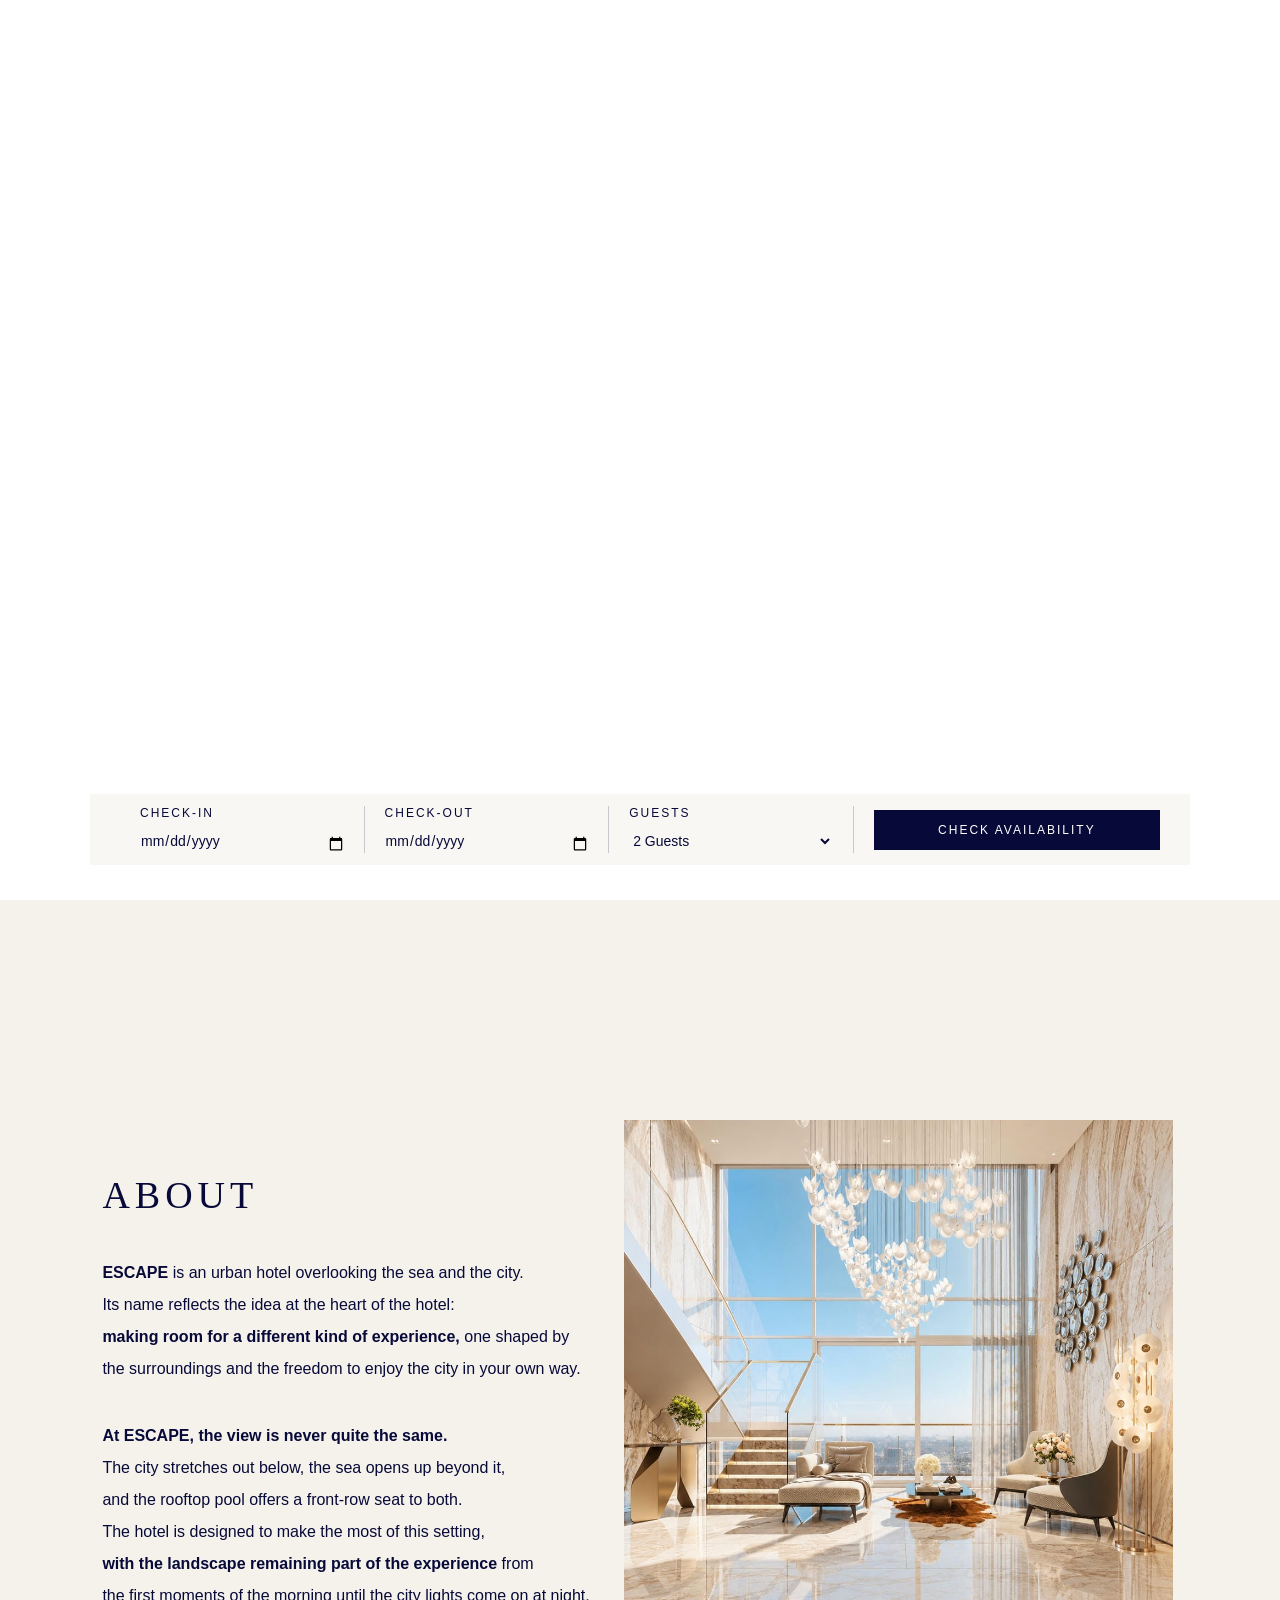
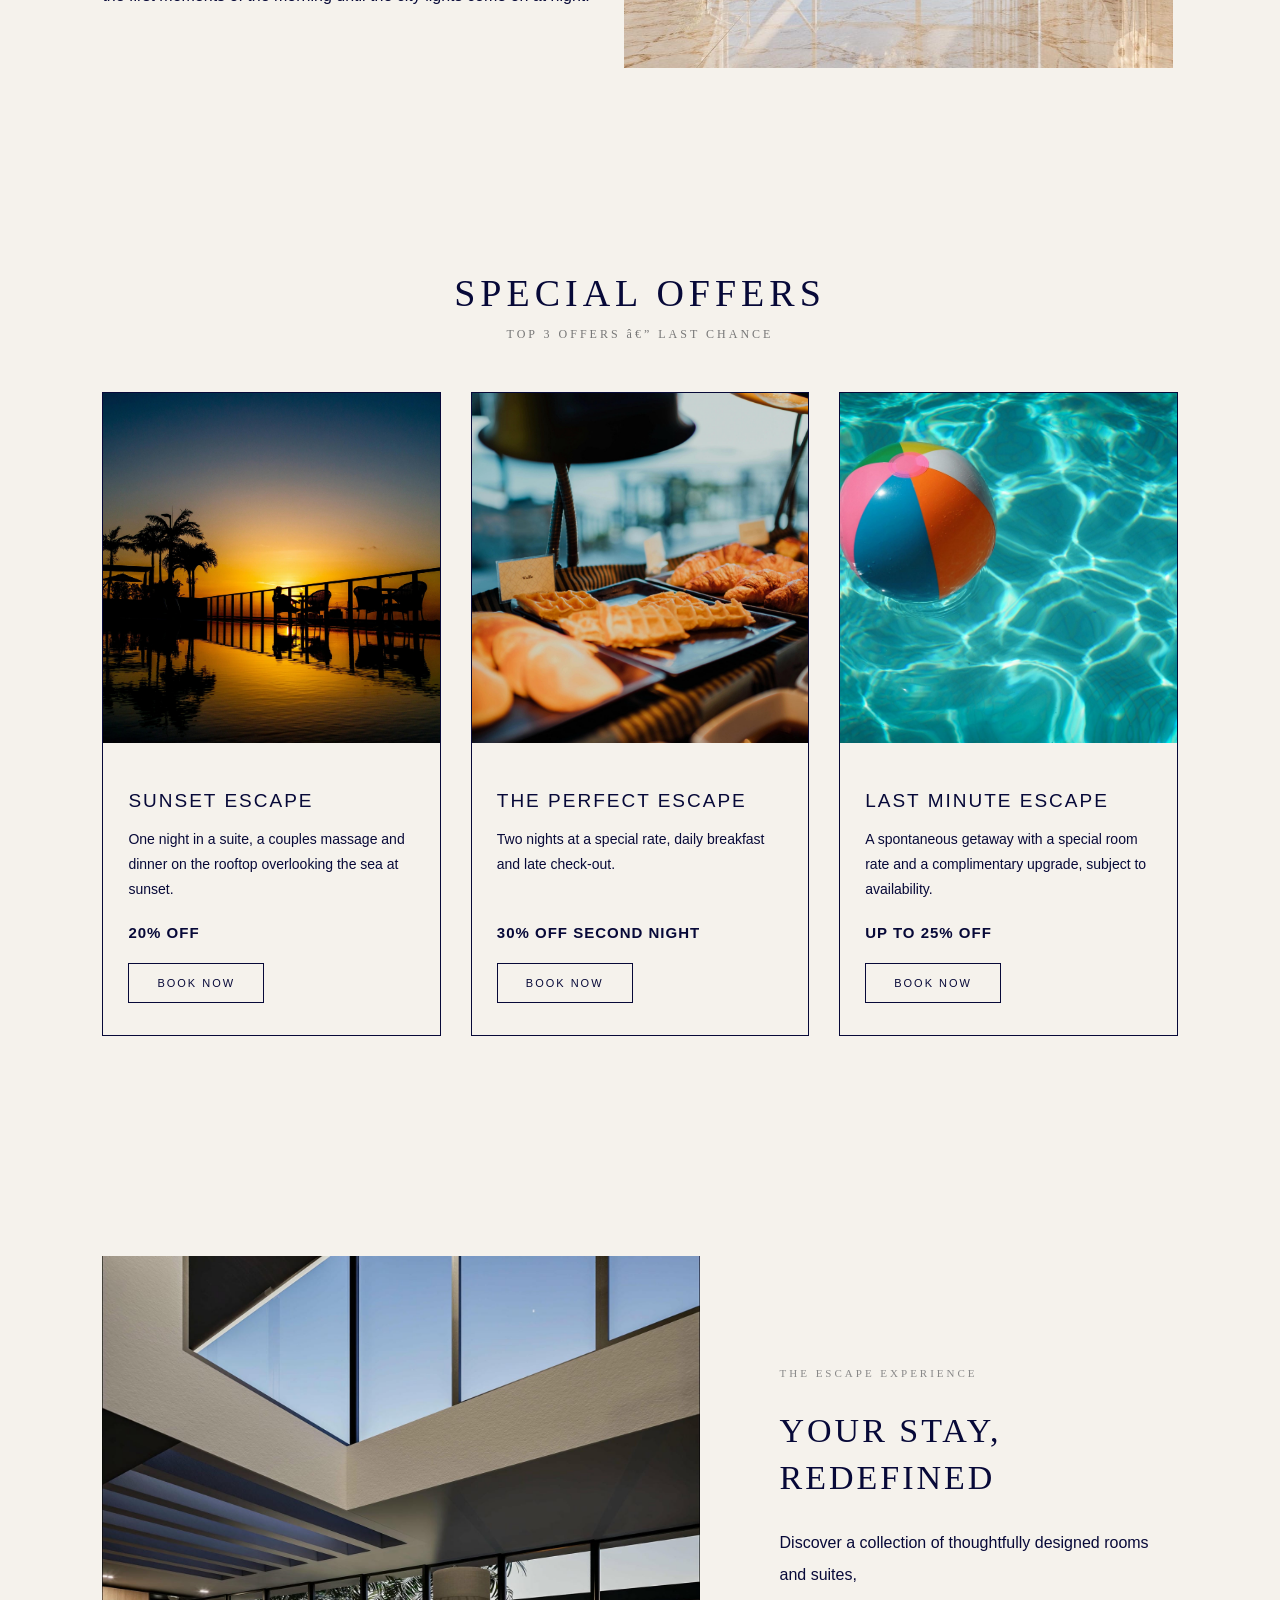
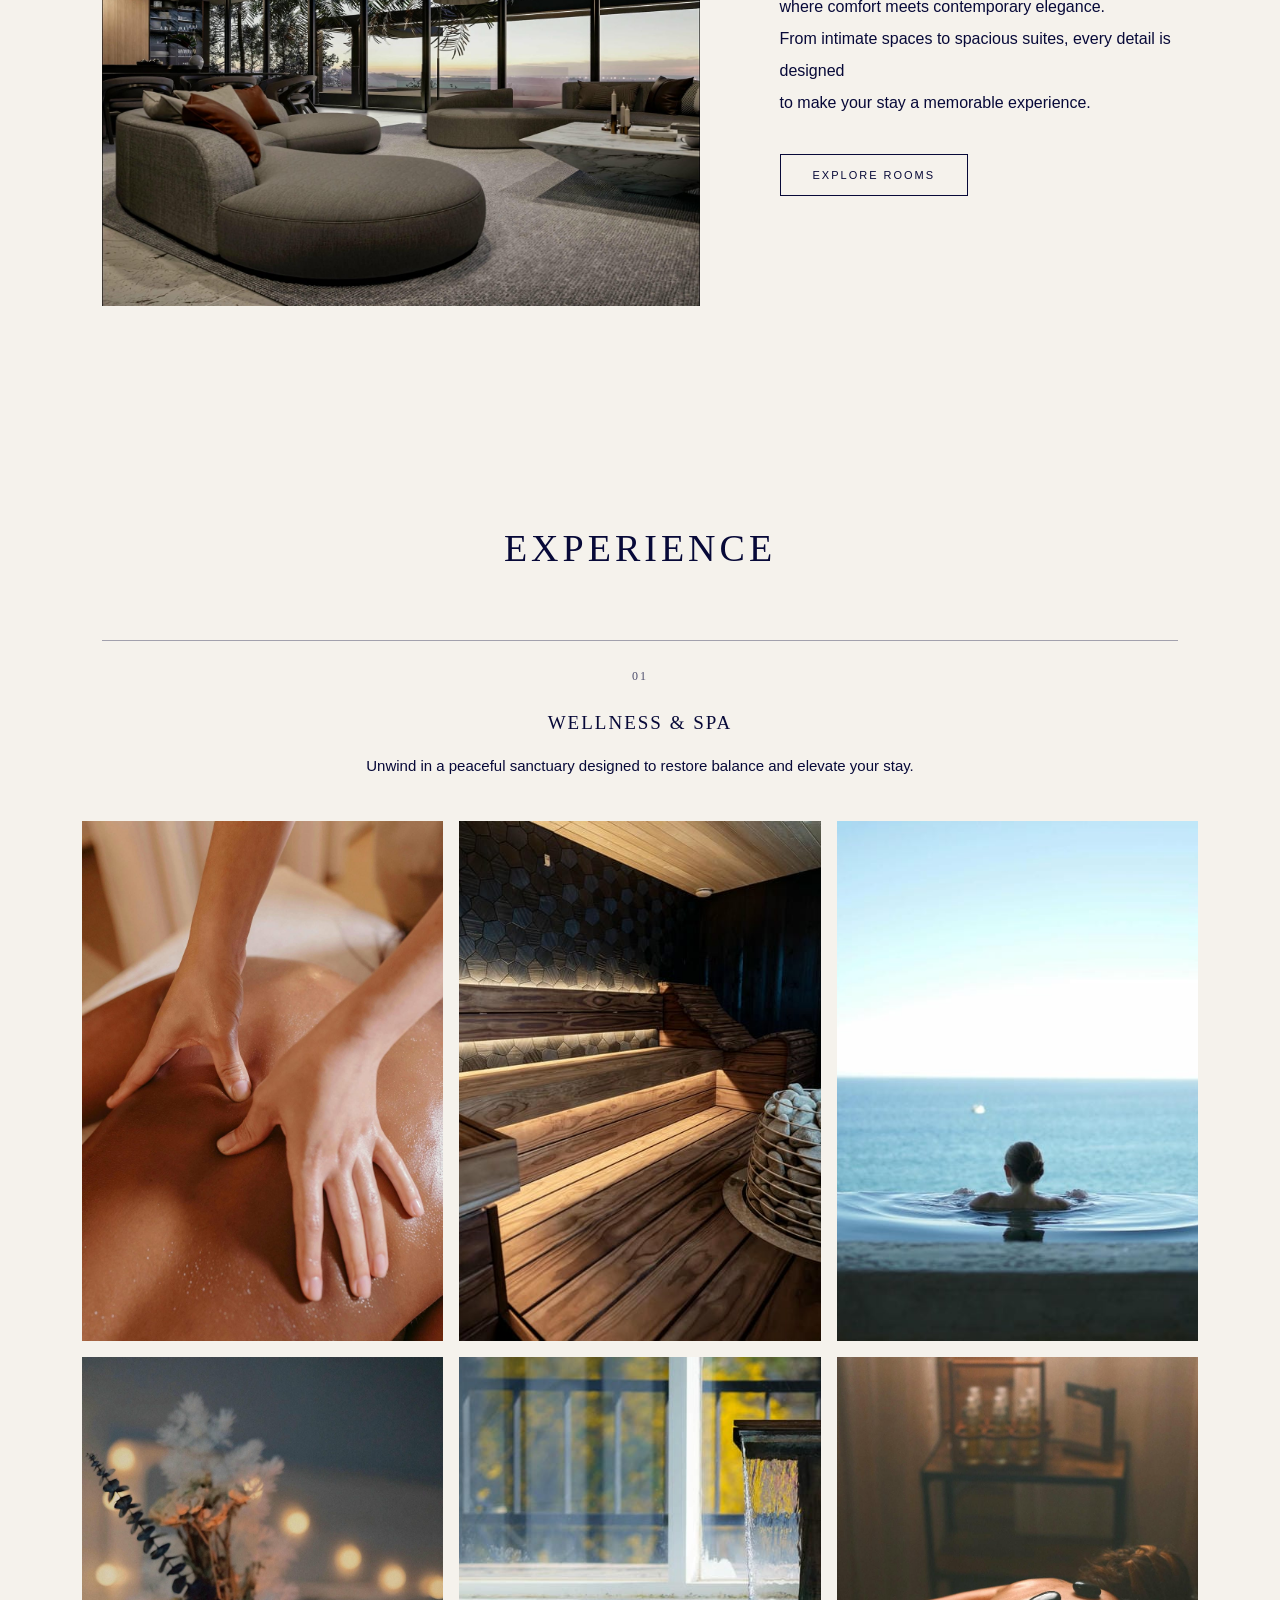
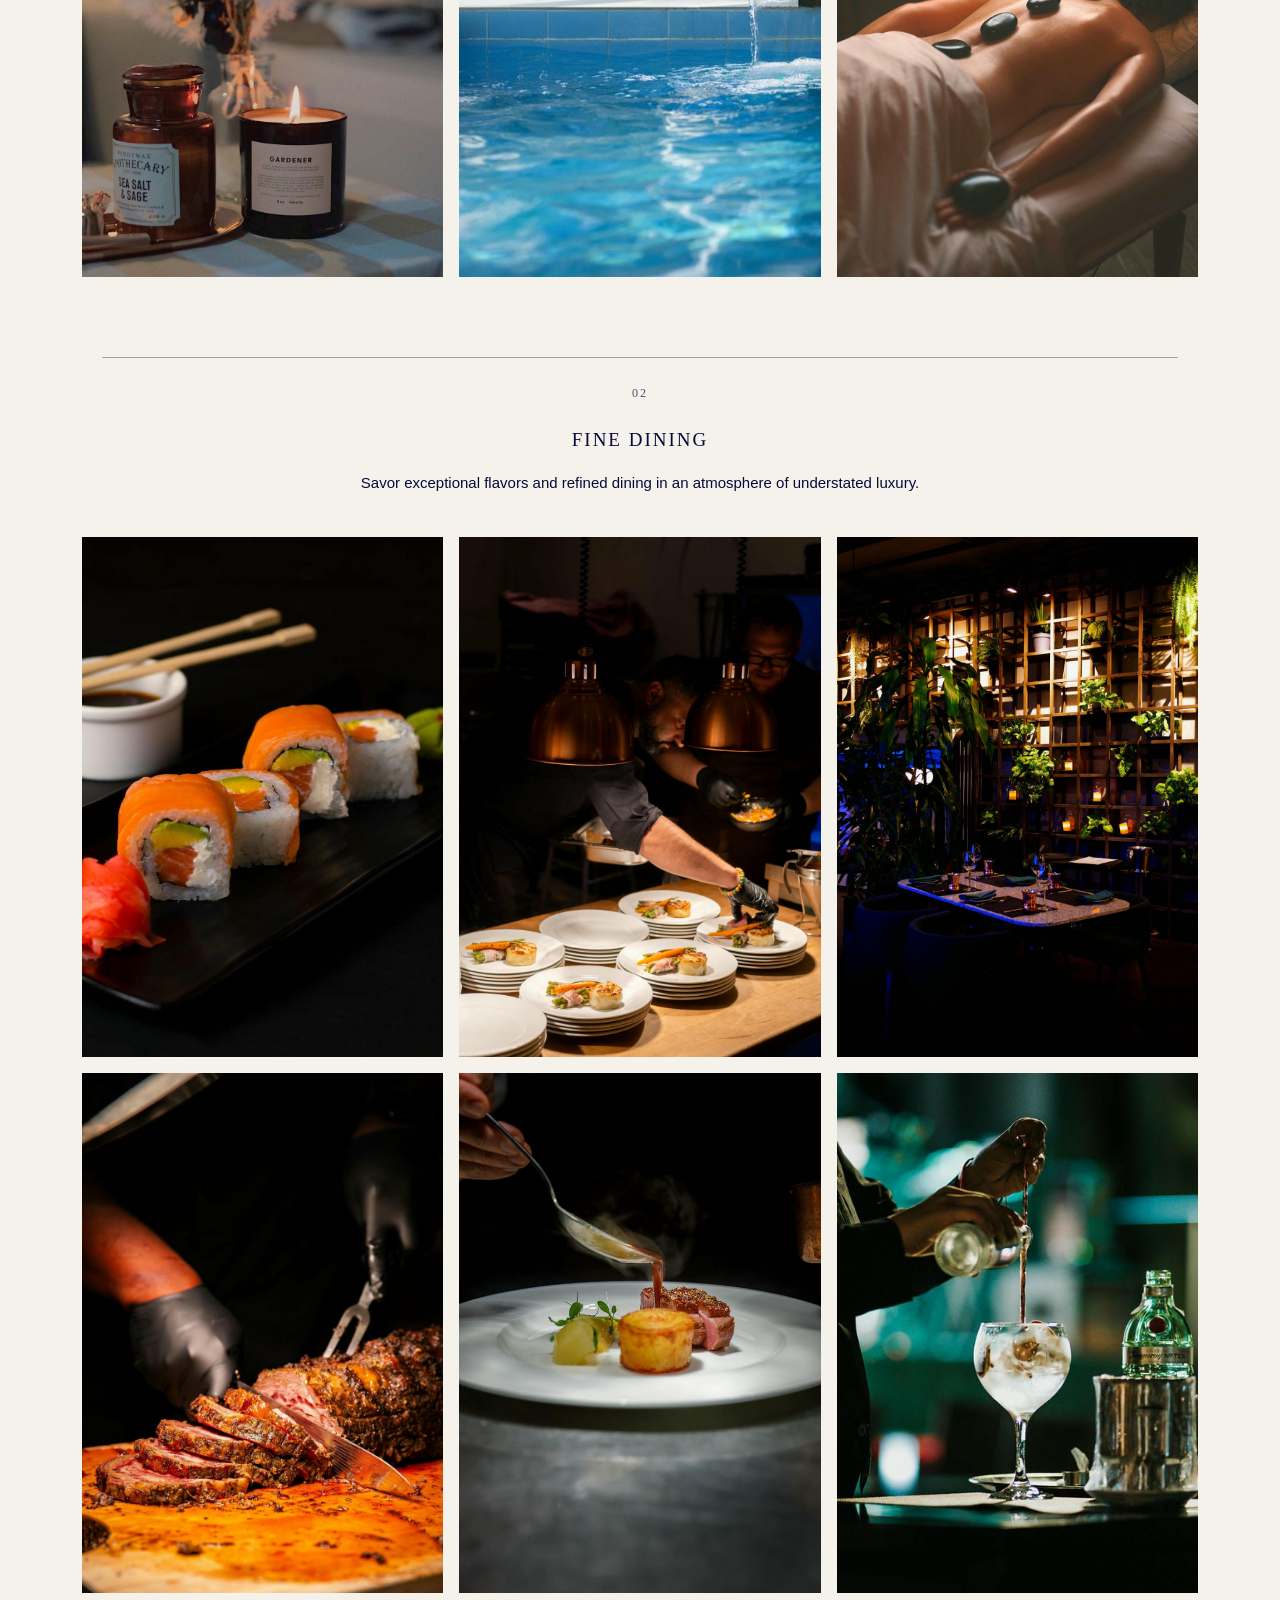
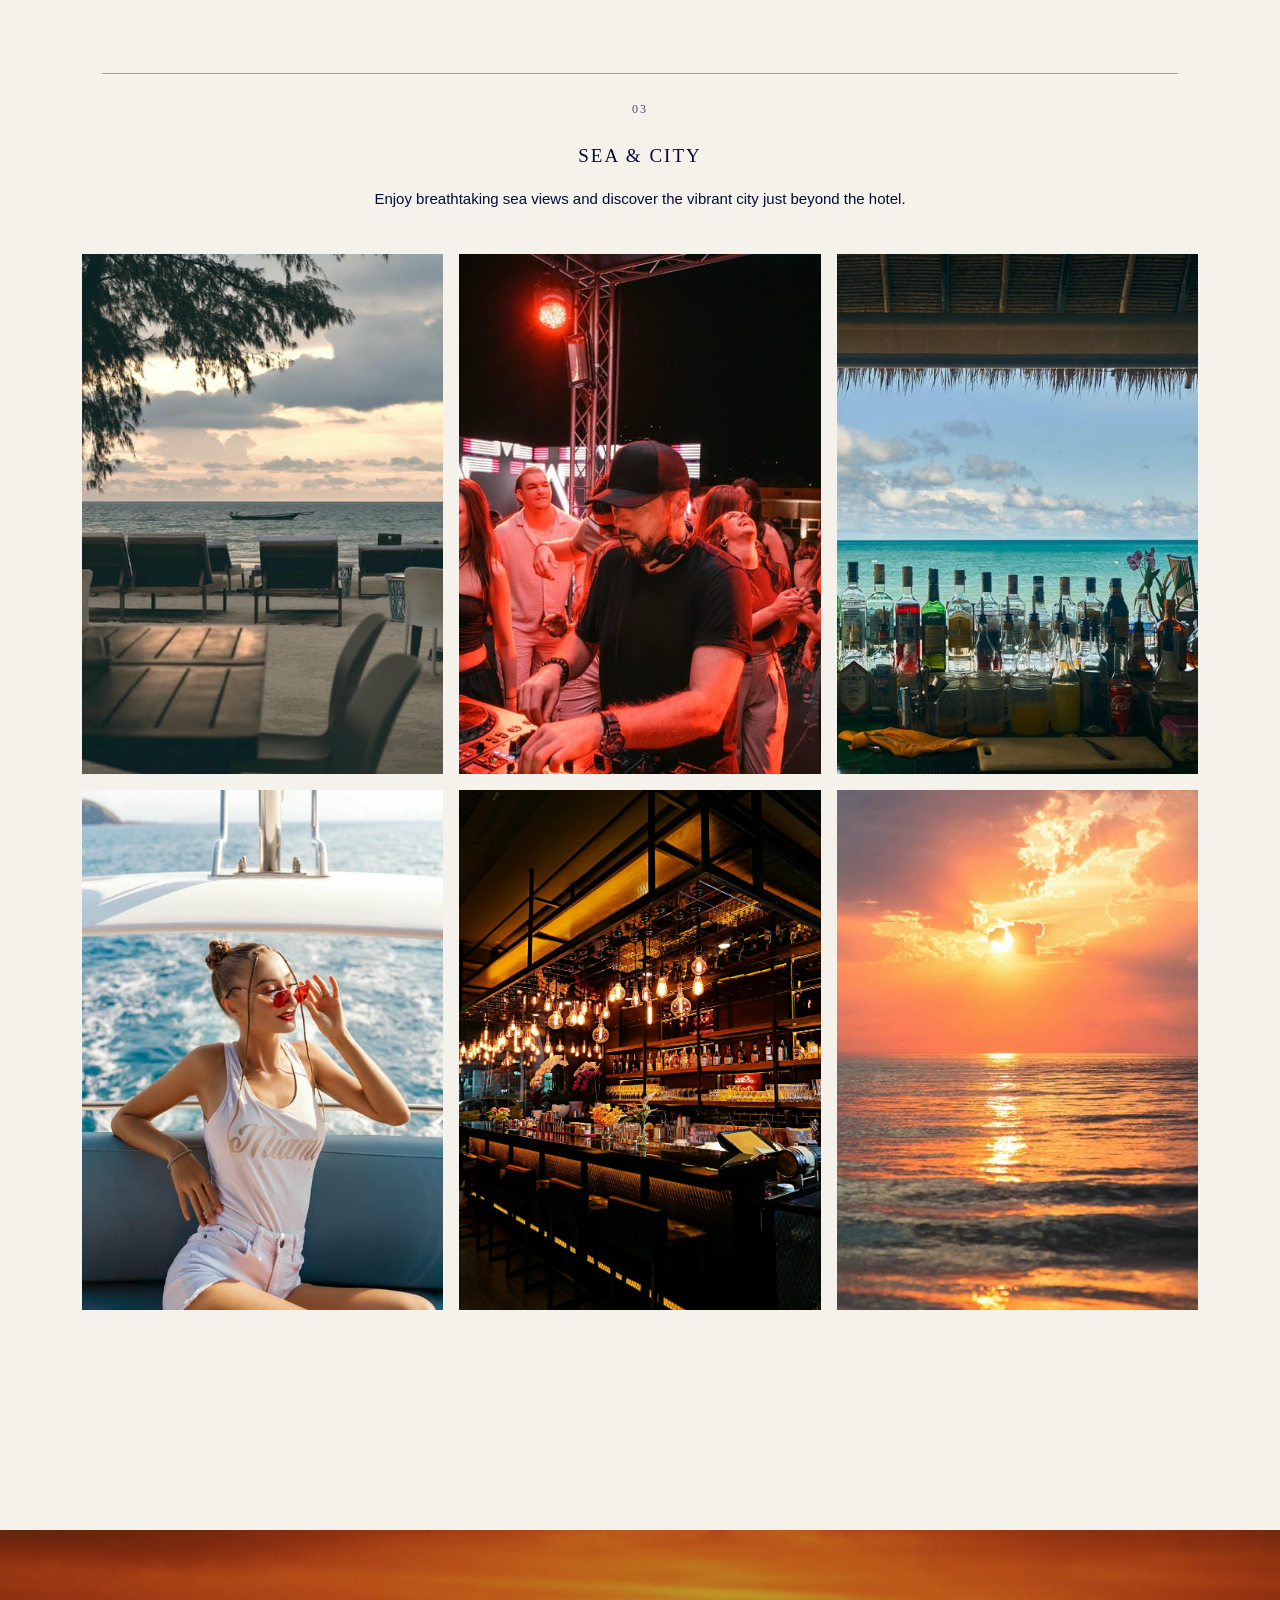
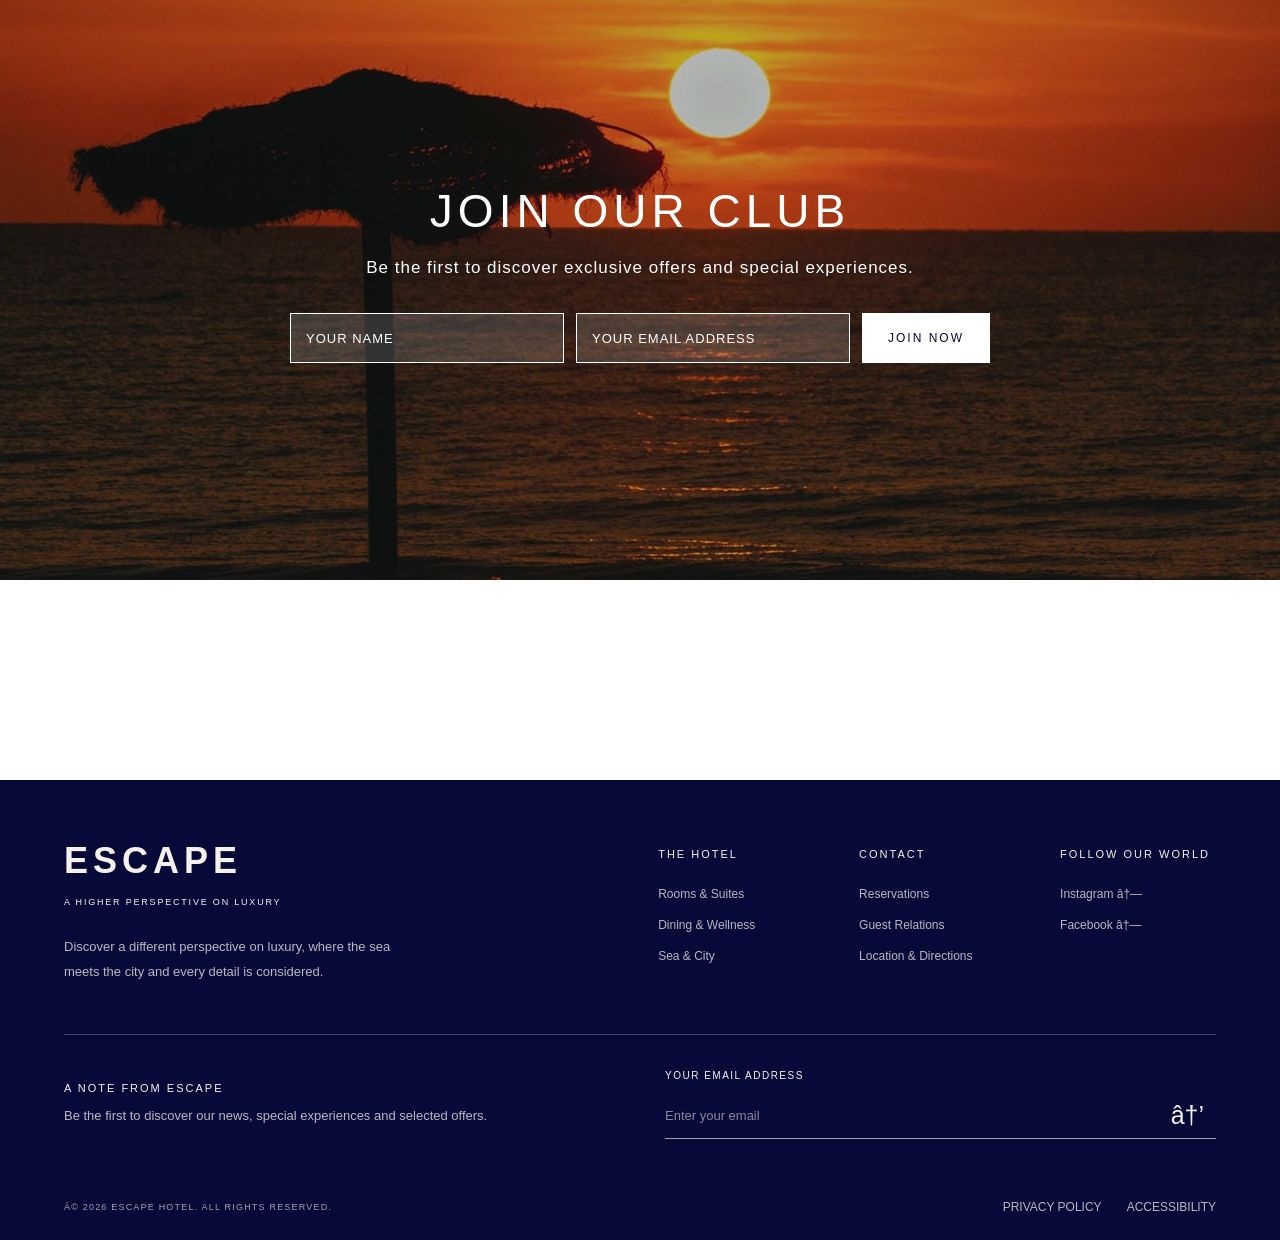
<file: index.html>
<!DOCTYPE html>
<html lang="en">
<head>
  <!-- <meta charset="UTF-8">
    <meta name="viewport" 
    content="width=device-width, initial-scale=1.0"> -->

     <link rel="stylesheet" href="style.css">
   
    <title>ESCAPE HOTEL</title>

</head>

<body>

<section class="hero"> <!-- עוטף את כל מסך הפתיחה באזור הירו נפרד. -->
    <video class="video-bg" autoplay muted loop playsinline> <!-- מציב את הסרטון כרקע של מסך הפתיחה. -->
        <source src="videos/HEROVID.mp4" type="video/mp4"> <!-- טוען את קובץ הווידאו מתיקיית videos. -->
    </video>

    <div class="booking-bar"> <!-- עוטף את כל שדות בחירת התאריכים והאורחים -->

    <div class="booking-field"> <!-- אזור בחירת תאריך הכניסה -->
        <label for="check-in">CHECK-IN</label> <!-- כותרת שדה תאריך הכניסה -->
        <input type="date" id="check-in" name="check-in"> <!-- שדה לפתיחת לוח שנה ובחירת תאריך כניסה -->
    </div> <!-- סוף אזור תאריך הכניסה -->

    <div class="booking-field"> <!-- אזור בחירת תאריך היציאה -->
        <label for="check-out">CHECK-OUT</label> <!-- כותרת שדה תאריך היציאה -->
        <input type="date" id="check-out" name="check-out"> <!-- שדה לפתיחת לוח שנה ובחירת תאריך יציאה -->
    </div> <!-- סוף אזור תאריך היציאה -->

    <div class="booking-field"> <!-- אזור בחירת מספר האורחים -->
        <label for="guests">GUESTS</label> <!-- כותרת שדה מספר האורחים -->
        <select id="guests" name="guests"> <!-- תיבת בחירה של מספר האורחים -->
            <option value="1">1 Guest</option> <!-- אפשרות לאורח אחד -->
            <option value="2" selected>2 Guests</option> <!-- אפשרות לשני אורחים, שנבחרת כברירת מחדל -->
            <option value="3">3 Guests</option> <!-- אפשרות לשלושה אורחים -->
            <option value="4">4 Guests</option> <!-- אפשרות לארבעה אורחים -->
        </select> <!-- סוף תיבת בחירת האורחים -->
    </div> <!-- סוף אזור בחירת האורחים -->

    <button type="button" class="availability-button"> <!-- כפתור לבדיקת זמינות החדרים -->
        CHECK AVAILABILITY <!-- הטקסט שמופיע על הכפתור -->
    </button> <!-- סוף כפתור בדיקת הזמינות -->

</div> 

<nav class="top-menu"> <!-- שורת הניווט העליונה -->
    <a href="index.html" class="logo">ESCAPE</a> <!-- לוגו שמוביל לעמוד הבית -->

    <button class="hamburger" type="button"> <!-- כפתור פתיחה וסגירה -->
        <span></span> <!-- הקו הראשון של ההמבורגר -->
        <span></span> <!-- הקו השני של ההמבורגר -->
        <span></span> <!-- הקו השלישי של ההמבורגר -->
    </button>

    <div class="side-menu"> <!-- הפאנל הנפתח מצד ימין -->
        <a href="index.html">HOME</a> <!-- קישור לעמוד אודות -->
        <a href="special-offers.html">SPECIAL OFFERS</a> <!-- קישור למבצעים -->
        <a href="rooms.html">ROOMS</a> <!-- קישור לחדרים -->
        <a href="spa-wellness.html">SPA &amp; WELLNESS</a> <!-- קישור לספא -->
        <a href="gift-card.html">GIFT CARD</a> <!-- קישור לספא -->
        <a href="contact.html">CONTACT</a> <!-- קישור ליצירת קשר -->
    </div>
</nav>
</section>

<section id="about" class="about-section"> <!-- אזור ה-About כולו -->
    <div class="about-content"> <!-- מעטפת מרכזית לכל התוכן -->

        <div class="about-row"> <!-- שורה ראשונה: טקסט משמאל ותמונה מימין -->
            <div class="about-text"> <!-- מעטפת הפסקה הראשונה -->
                <h2>ABOUT</h2> <!-- כותרת האזור -->
                <p><span class="soft-highlight">ESCAPE</span> is an urban hotel overlooking the sea and the city. <br>Its name reflects the idea at the heart of the hotel:<br> <span class="soft-highlight">making room for a different kind of experience,</span> one shaped by<br> the surroundings and the freedom to enjoy the city in your own way.</p>
                <p><span class="soft-highlight">At ESCAPE, the view is never quite the same.</span> <br>The city stretches out below, the sea opens up beyond it, <br>and the rooftop pool offers a front-row seat to both.<br> The hotel is designed to make the most of this setting, <br><span class="soft-highlight">with the landscape remaining part of the experience</span> from<br> the first moments of the morning until the city lights come on at night.</p>
            </div>

            <div class="about-image"> <!-- מעטפת התמונה העליונה -->
                <img src="images/about0.jpg" alt="Hotel interior" loading="lazy">
            </div>
        </div>
    </div>
</section>

<section class="offers-section"> <!-- אזור ההצעות המיוחדות -->
    <div class="offers-container"> <!-- מיכל מרכזי שמגביל את רוחב התוכן -->

        <h2 class="offers-title">SPECIAL OFFERS</h2> <!-- כותרת ראשית -->
        <p class="offers-subtitle">TOP 3 OFFERS — LAST CHANCE</p> <!-- כותרת משנה -->

        <div class="offers-grid"> <!-- אזור שלושת הכרטיסים בשורה -->

            <div class="offer-card"> <!-- כרטיס הצעה ראשון -->
                <img src="images/top1.jpg" alt="Sunset Escape" loading="lazy">
                <div class="offer-info"> <!-- אזור הטקסט שמתחת לתמונה -->
                    <h3>SUNSET ESCAPE</h3> <!-- שם החבילה -->
                    <p>One night in a suite, a couples massage and dinner on the rooftop overlooking the sea at sunset.</p> <!-- תיאור החבילה -->
                    <span class="offer-discount">20% OFF</span> <!-- אחוז ההנחה -->
                    <a href="#" class="offer-button">BOOK NOW</a> <!-- כפתור הזמנה -->
                </div>
            </div>

            <div class="offer-card"> <!-- כרטיס הצעה שני -->
                <img src="images/top2.jpg" alt="The Perfect Escape" loading="lazy">
                <div class="offer-info">
                    <h3>THE PERFECT ESCAPE</h3>
                    <p>Two nights at a special rate, daily breakfast and late check-out.</p>
                    <span class="offer-discount">30% OFF SECOND NIGHT</span>
                    <a href="#" class="offer-button">BOOK NOW</a>
                </div>
            </div>

            <div class="offer-card"> <!-- כרטיס הצעה שלישי -->
                <img src="images/top3.jpg" alt="Last Minute Escape" loading="lazy">
                <div class="offer-info">
                    <h3>LAST MINUTE ESCAPE</h3>
                    <p>A spontaneous getaway with a special room rate and a complimentary upgrade, subject to availability.</p>
                    <span class="offer-discount">UP TO 25% OFF</span>
                    <a href="#" class="offer-button">BOOK NOW</a>
                </div>
            </div>

        </div>
    </div>
</section>

<section class="stay-section"> <!-- סקשן האירוח והחדרים -->
    <div class="stay-container"> <!-- מיכל מרכזי -->

        <div class="stay-image"> <!-- תמונת החדר בצד שמאל -->
            <img src="images/p suite1.jpg" alt="Luxury hotel room" loading="lazy">
        </div>

        <div class="stay-content"> <!-- טקסט וכפתור בצד ימין -->
            <span class="stay-label">THE ESCAPE EXPERIENCE</span>
            <h2>YOUR STAY, REDEFINED</h2>
            <p>
                Discover a collection of thoughtfully designed rooms and suites,
                <br>where comfort meets contemporary elegance.<br> From intimate spaces
                to spacious suites, every detail is designed <br>to make your stay
                a memorable experience.
            </p>
            <a href="rooms.html" class="stay-button">EXPLORE ROOMS</a>
        </div>

    </div>
</section>

<!-- אזור חוויות המלון -->
<section class="experience-section" id="experience">

    <!-- כותרת האזור, באותו סגנון כמו ROOMS -->
    <div class="experience-heading">
        <h2>EXPERIENCE</h2>
    </div>

    <!-- שלושת כרטיסי החוויות -->
    <div class="experience-grid">

        <!-- כרטיס ספא ורוגע -->
        <article class="experience-card">
            <span class="experience-number">01</span>
            <h3>WELLNESS & SPA</h3>
            <p>
                Unwind in a peaceful sanctuary designed
                to restore balance and elevate your stay.
            </p>
            <div class="experience-gallery">
                <img src="images/spa1.jpg" alt="Spa experience 1" loading="lazy">
                    <img src="images/spa2.jpg" alt="Spa experience 2" loading="lazy">
                    <img src="images/spa3.jpg" alt="Spa experience 3" loading="lazy">
                    <img src="images/spa4.jpg" alt="Spa experience 4" loading="lazy">
                    <img src="images/spa5.jpg" alt="Spa experience 5" loading="lazy">
                    <img src="images/spa6.jpg" alt="Spa experience 6" loading="lazy">
            </div>
        </article>

        <!-- כרטיס קולינריה -->
        <article class="experience-card">
            <span class="experience-number">02</span>
            <h3>FINE DINING</h3>
            <p>
                Savor exceptional flavors and refined dining
                in an atmosphere of understated luxury.
            </p>
            <div class="experience-gallery">
                <img src="images/fine1.jpg" alt="Fine dining experience 1" loading="lazy">
                <img src="images/fine2.jpg" alt="Fine dining experience 2" loading="lazy">
                <img src="images/fine3.jpg" alt="Fine dining experience 3" loading="lazy">
                <img src="images/fine4.jpg" alt="Fine dining experience 4" loading="lazy">
                <img src="images/fine5.jpg" alt="Fine dining experience 5" loading="lazy">
                <img src="images/fine6.jpg" alt="Fine dining experience 6" loading="lazy">
            </div>
        </article>

        <!-- כרטיס ים ועיר -->
        <article class="experience-card">
            <span class="experience-number">03</span>
            <h3>SEA & CITY</h3>
            <p>
                Enjoy breathtaking sea views and discover
                the vibrant city just beyond the hotel.
            </p>
            <div class="experience-gallery sea-city-gallery">
                <img src="images/sea1.jpg" alt="Sea and city view" loading="lazy">
                <img src="images/sea2.jpg" alt="Coastal promenade" loading="lazy">
                <img src="images/sea3.jpg" alt="City skyline by the sea" loading="lazy">
                <img src="images/sea4.jpg" alt="Seaside landscape" loading="lazy">
                <img src="images/sea5.jpg" alt="Luxury waterfront view" loading="lazy">
                <img src="images/sea6.jpg" alt="City and sea at sunset" loading="lazy">
            </div>
        </article>

    </div>
</section>

<section class="join-club"> <!-- אזור ההרשמה למועדון הלקוחות -->

    <img src="images/club.jpg" alt="Join our club" loading="lazy"> <!-- תמונת הרקע של אזור ההרשמה -->

    <div class="join-club-overlay"> <!-- שכבה שמונחת מעל התמונה ומכילה את תוכן ההרשמה -->
        <div class="join-club-content"> <!-- עוטף את הכותרת, הטקסט וטופס ההרשמה -->

            <h2>JOIN OUR CLUB</h2> <!-- כותרת אזור ההרשמה -->

            <p>Be the first to discover exclusive offers and special experiences.</p> <!-- משפט הזמנה להצטרפות למועדון -->

            <form class="join-club-form"> <!-- טופס הזנת הפרטים -->
                <input type="text" name="name" placeholder="YOUR NAME" required> <!-- שדה להזנת שם מלא -->
                <input type="email" name="email" placeholder="YOUR EMAIL ADDRESS" required> <!-- שדה להזנת כתובת אימייל -->
                <button type="submit">JOIN NOW</button> <!-- כפתור שליחת טופס ההרשמה -->
            </form> <!-- סוף טופס ההרשמה -->

        </div> <!-- סוף אזור התוכן -->
    </div> <!-- סוף שכבת הכיתוב והטופס -->

</section>


<footer class="site-footer">

    <div class="footer-top">

        <div class="footer-brand">
            <a href="#" class="footer-logo">ESCAPE</a>
            <p class="footer-brand-tagline">
                A HIGHER PERSPECTIVE ON LUXURY
            </p>
            <p class="footer-description">
                Discover a different perspective on luxury,
                where the sea meets the city and every detail
                is considered.
            </p>
        </div>

        <div class="footer-column">
            <h3>THE HOTEL</h3>
            <a href="#rooms">Rooms & Suites</a>
            <a href="#experience">Dining & Wellness</a>
            <a href="#experience">Sea & City</a>
        </div>

        <div class="footer-column">
            <h3>CONTACT</h3>
            <a href="#contact">Reservations</a>
            <a href="#contact">Guest Relations</a>
            <a href="#contact">Location & Directions</a>
        </div>

        <div class="footer-column footer-social">
            <h3>FOLLOW OUR WORLD</h3>
            <a href="#" target="_blank" rel="noopener noreferrer">Instagram ↗</a>
            <a href="#" target="_blank" rel="noopener noreferrer">Facebook ↗</a>
        </div>

    </div>

    <div class="footer-newsletter">
        <div class="newsletter-text">
            <h3>A NOTE FROM ESCAPE</h3>
            <p>
                Be the first to discover our news,
                special experiences and selected offers.
            </p>
        </div>

        <form class="newsletter-form" action="#" method="post">
            <label for="newsletter-email">YOUR EMAIL ADDRESS</label>
            <div class="newsletter-input-row">
                <input
                    type="email"
                    id="newsletter-email"
                    name="email"
                    placeholder="Enter your email"
                    required
                >
                <button type="submit">
                    →
                </button>
            </div>
        </form>
    </div>

    <div class="footer-bottom">
        <p>© 2026 ESCAPE HOTEL. ALL RIGHTS RESERVED.</p>
        <div class="footer-legal">
            <a href="#">PRIVACY POLICY</a>
            <a href="#">ACCESSIBILITY</a>
        </div>
    </div>

</footer>

<script src="script.js"></script>
</body>
</html>
</file>
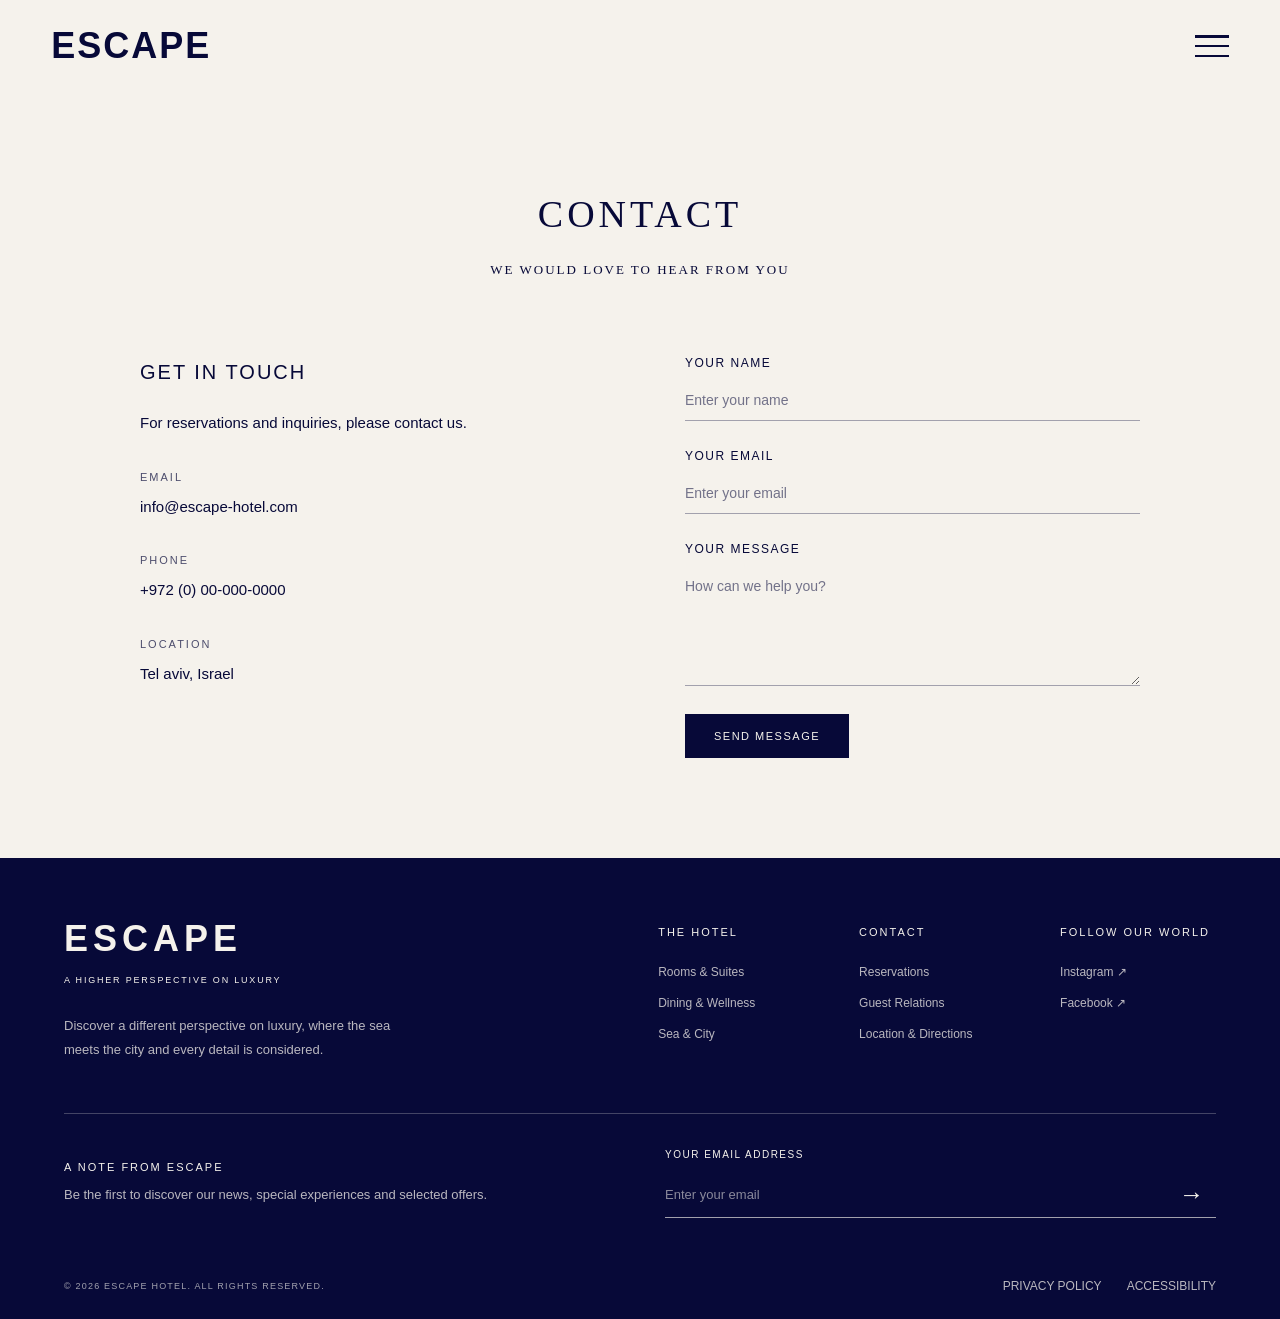
<file: contact.html>
<!DOCTYPE html>
<html lang="en">
<head>
    <meta charset="UTF-8">
    <meta name="viewport" content="width=device-width, initial-scale=1.0">
    <title>CONTACT</title>

    <link rel="stylesheet" href="style.css">
</head>
<body>

    <nav class="top-menu contact-menu"> <!-- שורת הניווט העליונה -->
    <a href="index.html" class="logo">ESCAPE</a> <!-- לוגו שמוביל לעמוד הבית -->

    <button class="hamburger" type="button"> <!-- כפתור פתיחה וסגירה -->
        <span></span> <!-- הקו הראשון של ההמבורגר -->
        <span></span> <!-- הקו השני של ההמבורגר -->
        <span></span> <!-- הקו השלישי של ההמבורגר -->
    </button>

    <div class="side-menu"> <!-- הפאנל הנפתח מצד ימין -->
        <a href="index.html">HOME</a> <!-- קישור לעמוד אודות -->
        <a href="special-offers.html">SPECIAL OFFERS</a> <!-- קישור למבצעים -->
        <a href="rooms.html">ROOMS</a> <!-- קישור לחדרים -->
        <a href="spa-wellness.html">SPA &amp; WELLNESS</a> <!-- קישור לספא -->
        <a href="gift-card.html">GIFT CARD</a> <!-- קישור לספא -->
        <a href="contact.html">CONTACT</a> <!-- קישור ליצירת קשר -->
    </div>
</nav>

    <section id="contact" class="contact-section"> <!-- מגדיר אזור יצירת קשר שאליו מוביל קישור CONTACT בתפריט -->

    <div class="contact-heading"> <!-- עוטף את כותרת האזור -->
        <h2>CONTACT</h2> <!-- מציג את כותרת אזור יצירת הקשר -->
        <p>WE WOULD LOVE TO HEAR FROM YOU</p> <!-- מציג משפט פתיחה קצר -->
    </div> <!-- סוגר את אזור הכותרת -->

    <div class="contact-content"> <!-- עוטף את פרטי הקשר ואת טופס הפנייה -->

        <div class="contact-details"> <!-- מציג את פרטי הקשר של המלון -->
            <h3>GET IN TOUCH</h3> <!-- כותרת פרטי הקשר -->
            <p>For reservations and inquiries, please contact us.</p> <!-- הסבר קצר על יצירת הקשר -->
            <p><span>EMAIL</span><br>info@escape-hotel.com</p> <!-- מציג כתובת דוא"ל לדוגמה שיש להחליף בפרטים האמיתיים -->
            <p><span>PHONE</span><br>+972 (0) 00-000-0000</p> <!-- מציג מספר טלפון לדוגמה שיש להחליף במספר האמיתי -->
            <p><span>LOCATION</span><br>Tel aviv, Israel</p> <!-- מציג מיקום לדוגמה שאפשר לעדכן לפי מיקום המלון -->
        </div> <!-- סוגר את פרטי הקשר -->

        <form class="contact-form" action="#" method="post"> <!-- יוצר טופס פנייה בסיסי; כרגע הוא לא שולח את הנתונים לשרת -->

            <label for="contact-name">YOUR NAME</label> <!-- מציג תווית לשדה השם -->
            <input type="text" id="contact-name" name="name" placeholder="Enter your name" required> <!-- מאפשר למבקר להזין שם -->

            <label for="contact-email">YOUR EMAIL</label> <!-- מציג תווית לשדה הדוא"ל -->
            <input type="email" id="contact-email" name="email" placeholder="Enter your email" required> <!-- מאפשר למבקר להזין כתובת דוא"ל -->

            <label for="contact-message">YOUR MESSAGE</label> <!-- מציג תווית לשדה ההודעה -->
            <textarea id="contact-message" name="message" rows="4" placeholder="How can we help you?" required></textarea> <!-- מאפשר למבקר לכתוב הודעה -->

            <button type="submit" class="contact-button">SEND MESSAGE</button> <!-- מציג כפתור לשליחת הטופס -->

        </form> <!-- סוגר את הטופס -->

    </div> <!-- סוגר את התוכן המרכזי של CONTACT -->

</section>

<footer class="site-footer">

    <div class="footer-top">

        <div class="footer-brand">
            <a href="#" class="footer-logo">ESCAPE</a>
            <p class="footer-brand-tagline">
                A HIGHER PERSPECTIVE ON LUXURY
            </p>
            <p class="footer-description">
                Discover a different perspective on luxury,
                where the sea meets the city and every detail
                is considered.
            </p>
        </div>

        <div class="footer-column">
            <h3>THE HOTEL</h3>
            <a href="#rooms">Rooms & Suites</a>
            <a href="#experience">Dining & Wellness</a>
            <a href="#experience">Sea & City</a>
        </div>

        <div class="footer-column">
            <h3>CONTACT</h3>
            <a href="#contact">Reservations</a>
            <a href="#contact">Guest Relations</a>
            <a href="#contact">Location & Directions</a>
        </div>

        <div class="footer-column footer-social">
            <h3>FOLLOW OUR WORLD</h3>
            <a href="#" target="_blank" rel="noopener noreferrer">Instagram ↗</a>
            <a href="#" target="_blank" rel="noopener noreferrer">Facebook ↗</a>
        </div>

    </div>

    <div class="footer-newsletter">
        <div class="newsletter-text">
            <h3>A NOTE FROM ESCAPE</h3>
            <p>
                Be the first to discover our news,
                special experiences and selected offers.
            </p>
        </div>

        <form class="newsletter-form" action="#" method="post">
            <label for="newsletter-email">YOUR EMAIL ADDRESS</label>
            <div class="newsletter-input-row">
                <input
                    type="email"
                    id="newsletter-email"
                    name="email"
                    placeholder="Enter your email"
                    required
                >
                <button type="submit">
                    →
                </button>
            </div>
        </form>
    </div>

    <div class="footer-bottom">
        <p>© 2026 ESCAPE HOTEL. ALL RIGHTS RESERVED.</p>
        <div class="footer-legal">
            <a href="#">PRIVACY POLICY</a>
            <a href="#">ACCESSIBILITY</a>
        </div>
    </div>

</footer>
    
<script src="script.js"></script>
</body>
</html>
</file>
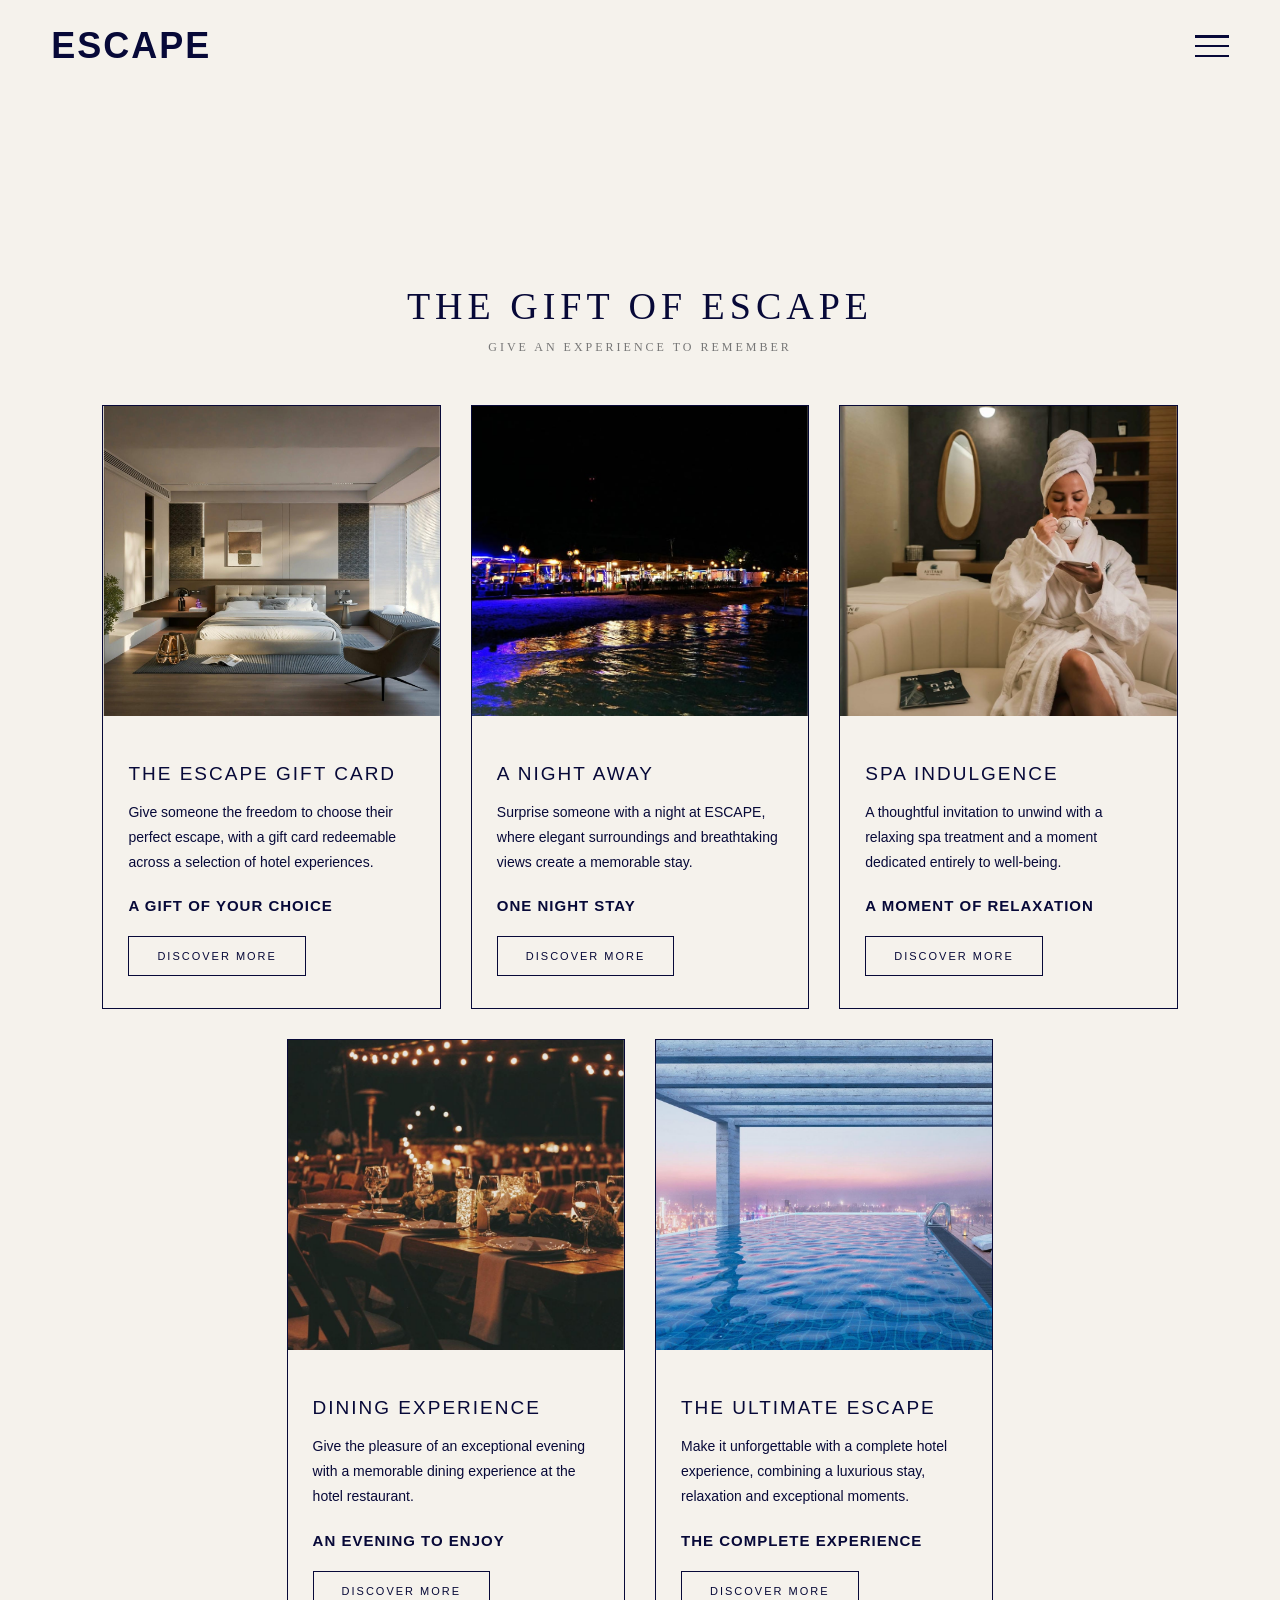
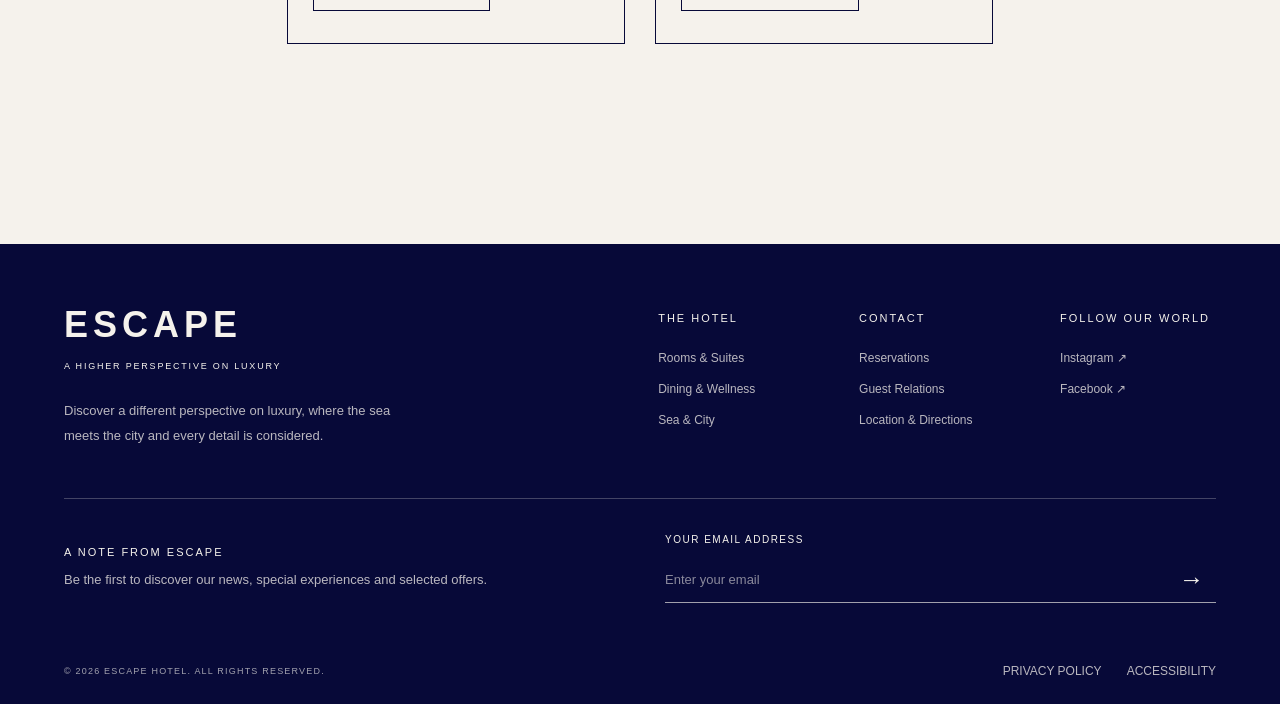
<file: gift-card.html>
<!DOCTYPE html>
<html lang="en">
<head>
    <meta charset="UTF-8">
    <meta name="viewport" content="width=device-width, initial-scale=1.0">
    <title>ESCAPE HOTEL</title>

    <link rel="stylesheet" href="style.css">
</head>
<body class="special-offers-page">

<nav class="top-menu contact-menu"> <!-- שורת הניווט העליונה -->
    <a href="index.html" class="logo">ESCAPE</a> <!-- לוגו שמוביל לעמוד הבית -->

    <button class="hamburger" type="button"> <!-- כפתור פתיחה וסגירה -->
        <span></span> <!-- הקו הראשון של ההמבורגר -->
        <span></span> <!-- הקו השני של ההמבורגר -->
        <span></span> <!-- הקו השלישי של ההמבורגר -->
    </button>

    <div class="side-menu"> <!-- הפאנל הנפתח מצד ימין -->
        <a href="index.html">HOME</a> <!-- קישור לעמוד אודות -->
        <a href="special-offers.html">SPECIAL OFFERS</a> <!-- קישור למבצעים -->
        <a href="rooms.html">ROOMS</a> <!-- קישור לחדרים -->
        <a href="spa-wellness.html">SPA &amp; WELLNESS</a> <!-- קישור לספא -->
        <a href="gift-card.html">GIFT CARD</a> <!-- קישור לספא -->
        <a href="contact.html">CONTACT</a> <!-- קישור ליצירת קשר -->
    </div>
</nav>

<section class="offers-section gift-card-section">
    <div class="offers-container">

        <h2 class="offers-title">THE GIFT OF ESCAPE</h2>
        <p class="offers-subtitle">GIVE AN EXPERIENCE TO REMEMBER</p>

        <div class="offers-grid gift-card-grid">

            <!-- כרטיס ראשון -->
            <div class="offer-card">
                <img src="images/gift1.jpg" alt="The Escape Gift Card">
                <div class="offer-info">
                    <h3>THE ESCAPE GIFT CARD</h3>
                    <p>Give someone the freedom to choose their perfect escape, with a gift card redeemable across a selection of hotel experiences.</p>
                    <span class="offer-discount">A GIFT OF YOUR CHOICE</span>
                    <a href="#" class="offer-button">DISCOVER MORE</a>
                </div>
            </div>

            <!-- כרטיס שני -->
            <div class="offer-card">
                <img src="images/gift2.jpg" alt="A Night Away">
                <div class="offer-info">
                    <h3>A NIGHT AWAY</h3>
                    <p>Surprise someone with a night at ESCAPE, where elegant surroundings and breathtaking views create a memorable stay.</p>
                    <span class="offer-discount">ONE NIGHT STAY</span>
                    <a href="#" class="offer-button">DISCOVER MORE</a>
                </div>
            </div>

            <!-- כרטיס שלישי -->
            <div class="offer-card">
                <img src="images/gift3.jpg" alt="Spa Indulgence">
                <div class="offer-info">
                    <h3>SPA INDULGENCE</h3>
                    <p>A thoughtful invitation to unwind with a relaxing spa treatment and a moment dedicated entirely to well-being.</p>
                    <span class="offer-discount">A MOMENT OF RELAXATION</span>
                    <a href="#" class="offer-button">DISCOVER MORE</a>
                </div>
            </div>

            <!-- כרטיס רביעי -->
            <div class="offer-card">
                <img src="images/gift4.jpg" alt="Dining Experience">
                <div class="offer-info">
                    <h3>DINING EXPERIENCE</h3>
                    <p>Give the pleasure of an exceptional evening with a memorable dining experience at the hotel restaurant.</p>
                    <span class="offer-discount">AN EVENING TO ENJOY</span>
                    <a href="#" class="offer-button">DISCOVER MORE</a>
                </div>
            </div>

            <!-- כרטיס חמישי -->
            <div class="offer-card">
                <img src="images/gift5.jpg" alt="The Ultimate Escape">
                <div class="offer-info">
                    <h3>THE ULTIMATE ESCAPE</h3>
                    <p>Make it unforgettable with a complete hotel experience, combining a luxurious stay, relaxation and exceptional moments.</p>
                    <span class="offer-discount">THE COMPLETE EXPERIENCE</span>
                    <a href="#" class="offer-button">DISCOVER MORE</a>
                </div>
            </div>

        </div>
    </div>
</section>

<footer class="site-footer">

    <div class="footer-top">

        <div class="footer-brand">
            <a href="#" class="footer-logo">ESCAPE</a>
            <p class="footer-brand-tagline">
                A HIGHER PERSPECTIVE ON LUXURY
            </p>
            <p class="footer-description">
                Discover a different perspective on luxury,
                where the sea meets the city and every detail
                is considered.
            </p>
        </div>

        <div class="footer-column">
            <h3>THE HOTEL</h3>
            <a href="#rooms">Rooms & Suites</a>
            <a href="#experience">Dining & Wellness</a>
            <a href="#experience">Sea & City</a>
        </div>

        <div class="footer-column">
            <h3>CONTACT</h3>
            <a href="#contact">Reservations</a>
            <a href="#contact">Guest Relations</a>
            <a href="#contact">Location & Directions</a>
        </div>

        <div class="footer-column footer-social">
            <h3>FOLLOW OUR WORLD</h3>
            <a href="#" target="_blank" rel="noopener noreferrer">Instagram ↗</a>
            <a href="#" target="_blank" rel="noopener noreferrer">Facebook ↗</a>
        </div>

    </div>

    <div class="footer-newsletter">
        <div class="newsletter-text">
            <h3>A NOTE FROM ESCAPE</h3>
            <p>
                Be the first to discover our news,
                special experiences and selected offers.
            </p>
        </div>

        <form class="newsletter-form" action="#" method="post">
            <label for="newsletter-email">YOUR EMAIL ADDRESS</label>
            <div class="newsletter-input-row">
                <input
                    type="email"
                    id="newsletter-email"
                    name="email"
                    placeholder="Enter your email"
                    required
                >
                <button type="submit">
                    →
                </button>
            </div>
        </form>
    </div>

    <div class="footer-bottom">
        <p>© 2026 ESCAPE HOTEL. ALL RIGHTS RESERVED.</p>
        <div class="footer-legal">
            <a href="#">PRIVACY POLICY</a>
            <a href="#">ACCESSIBILITY</a>
        </div>
    </div>

</footer>

<script src="script.js"></script>
</body>
</html>
</file>
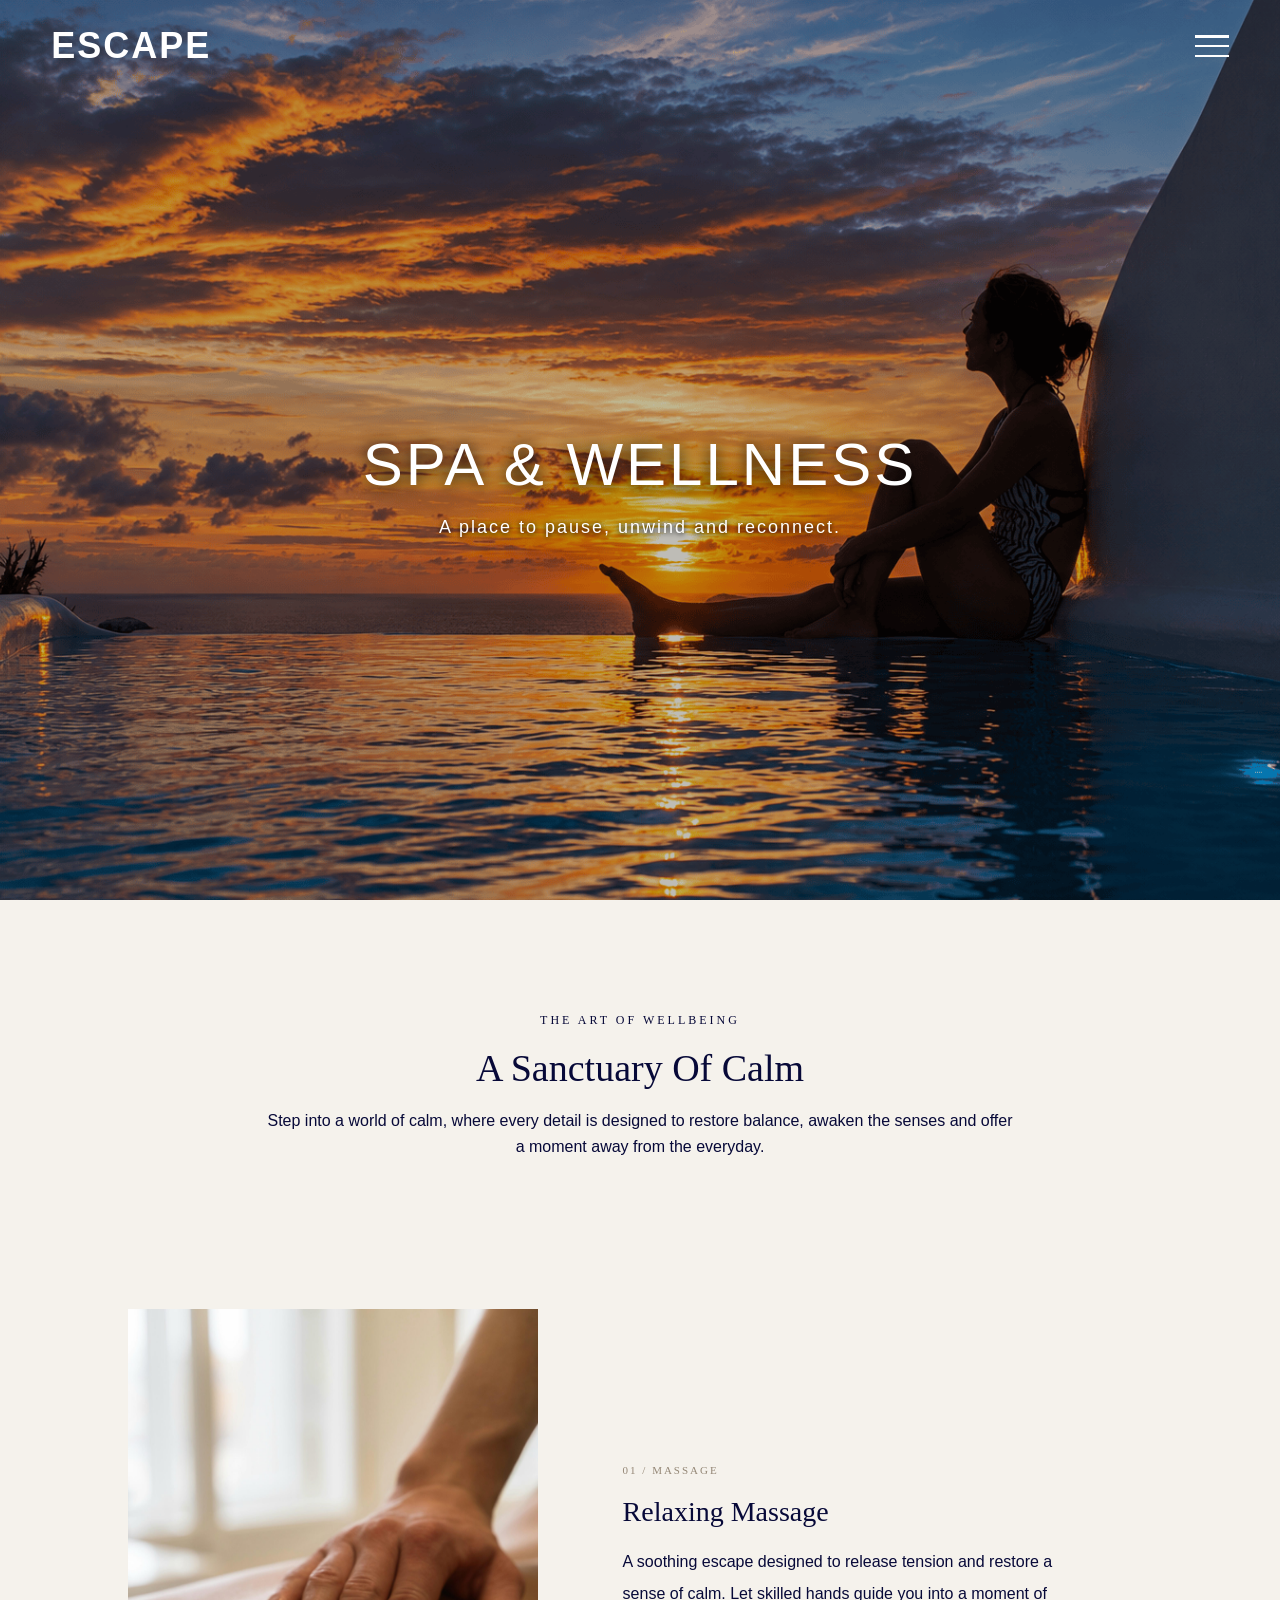
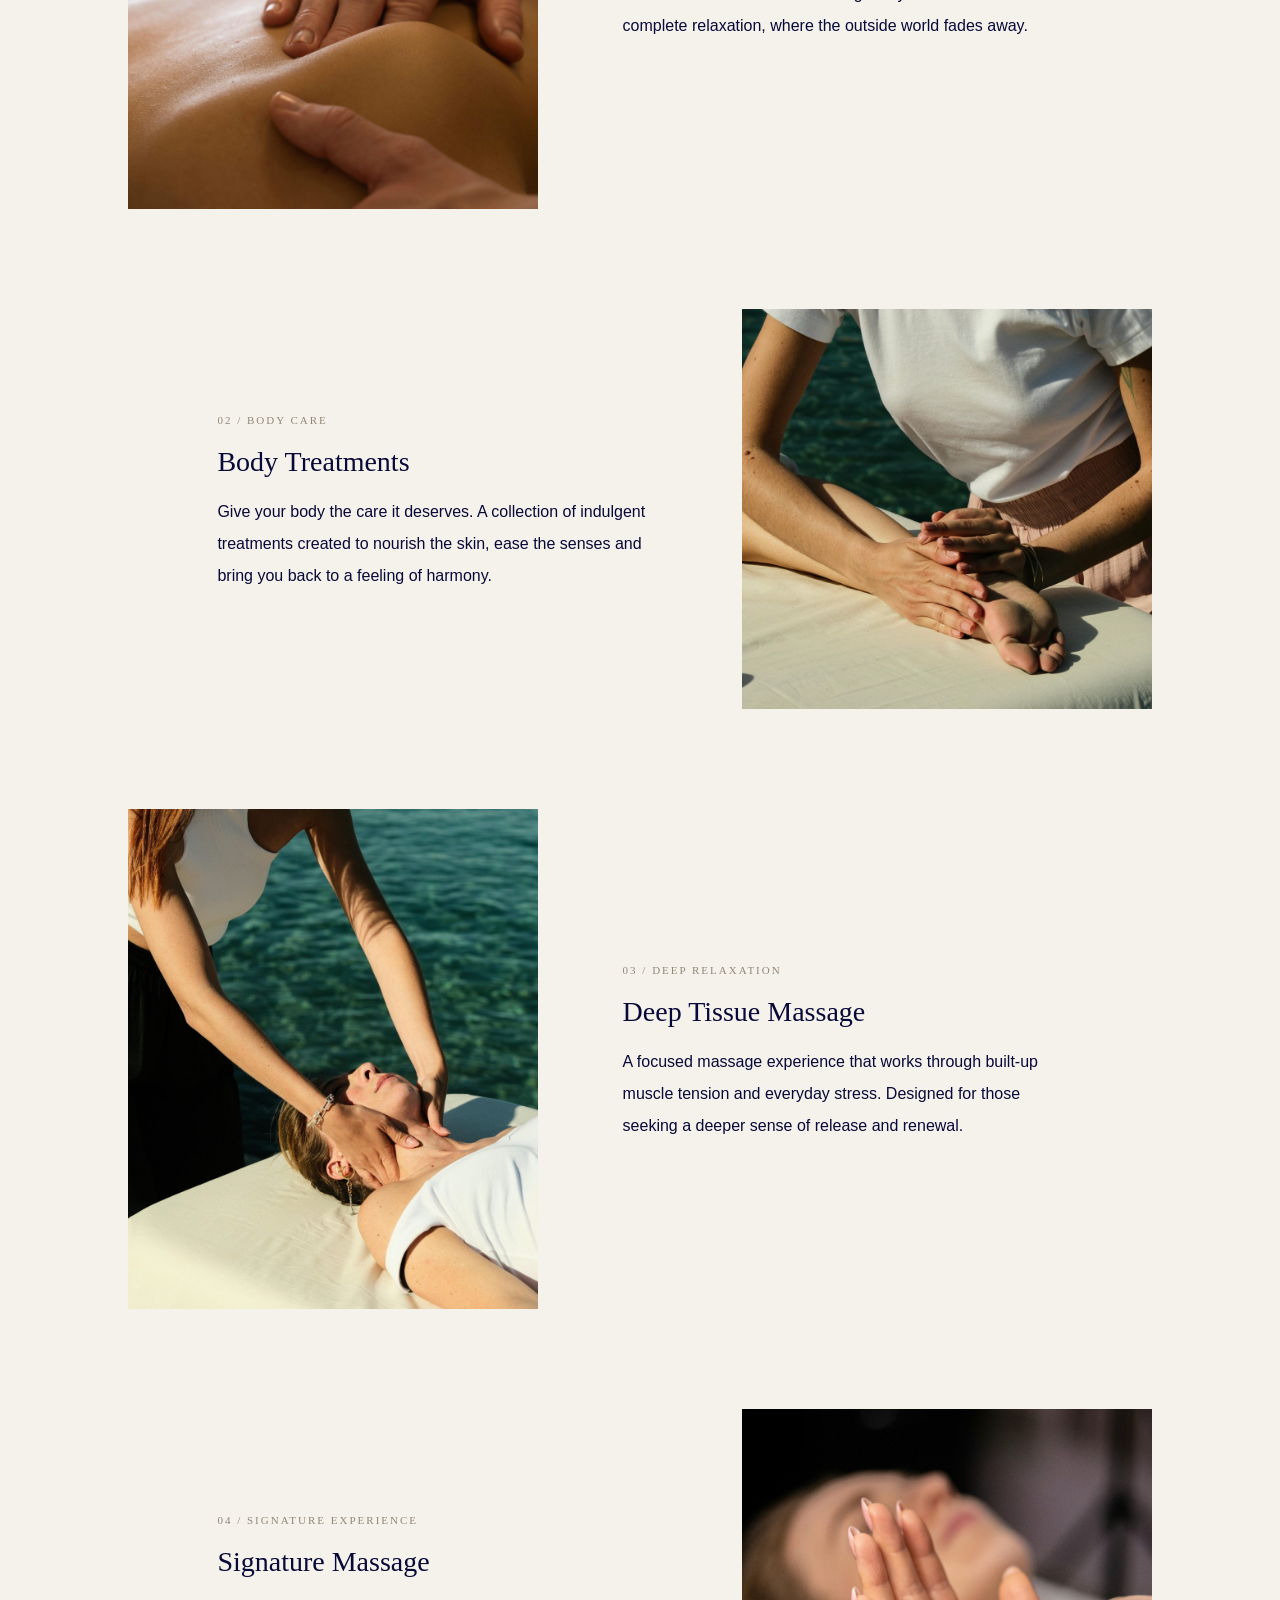
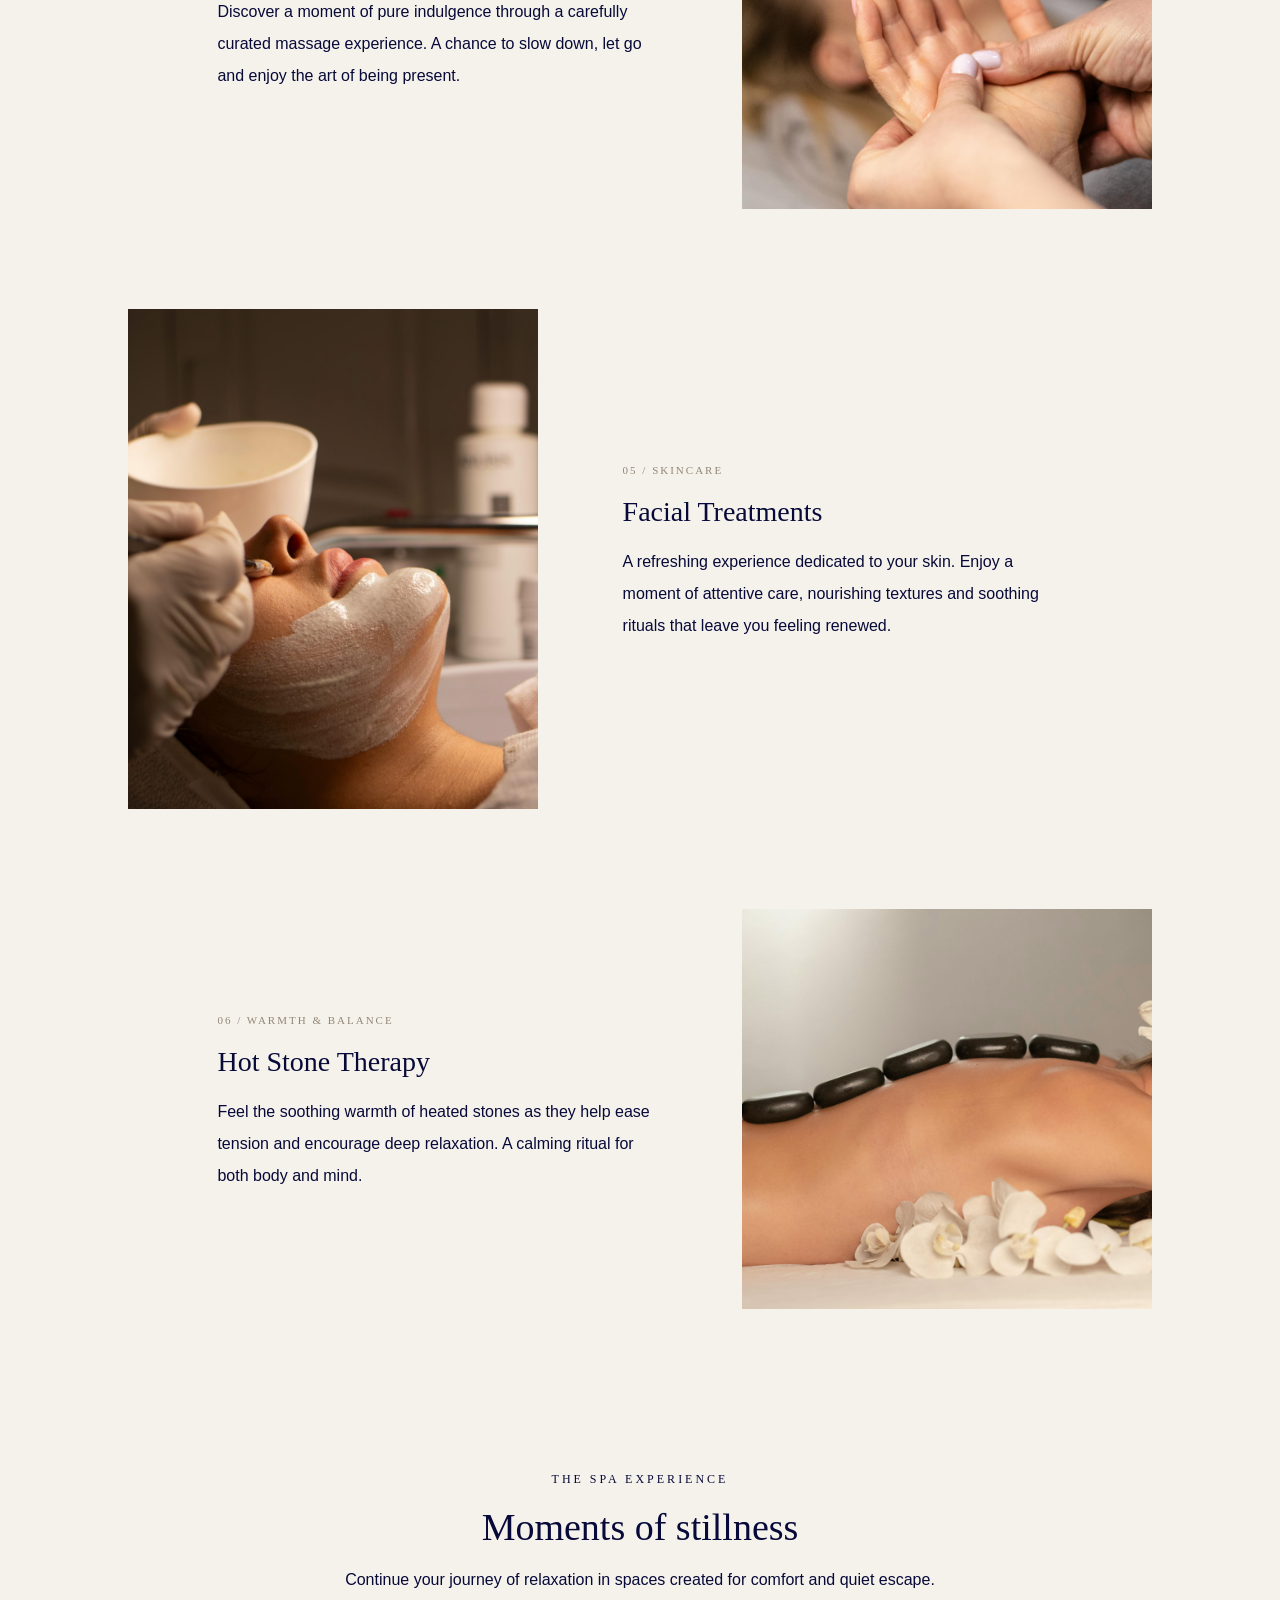
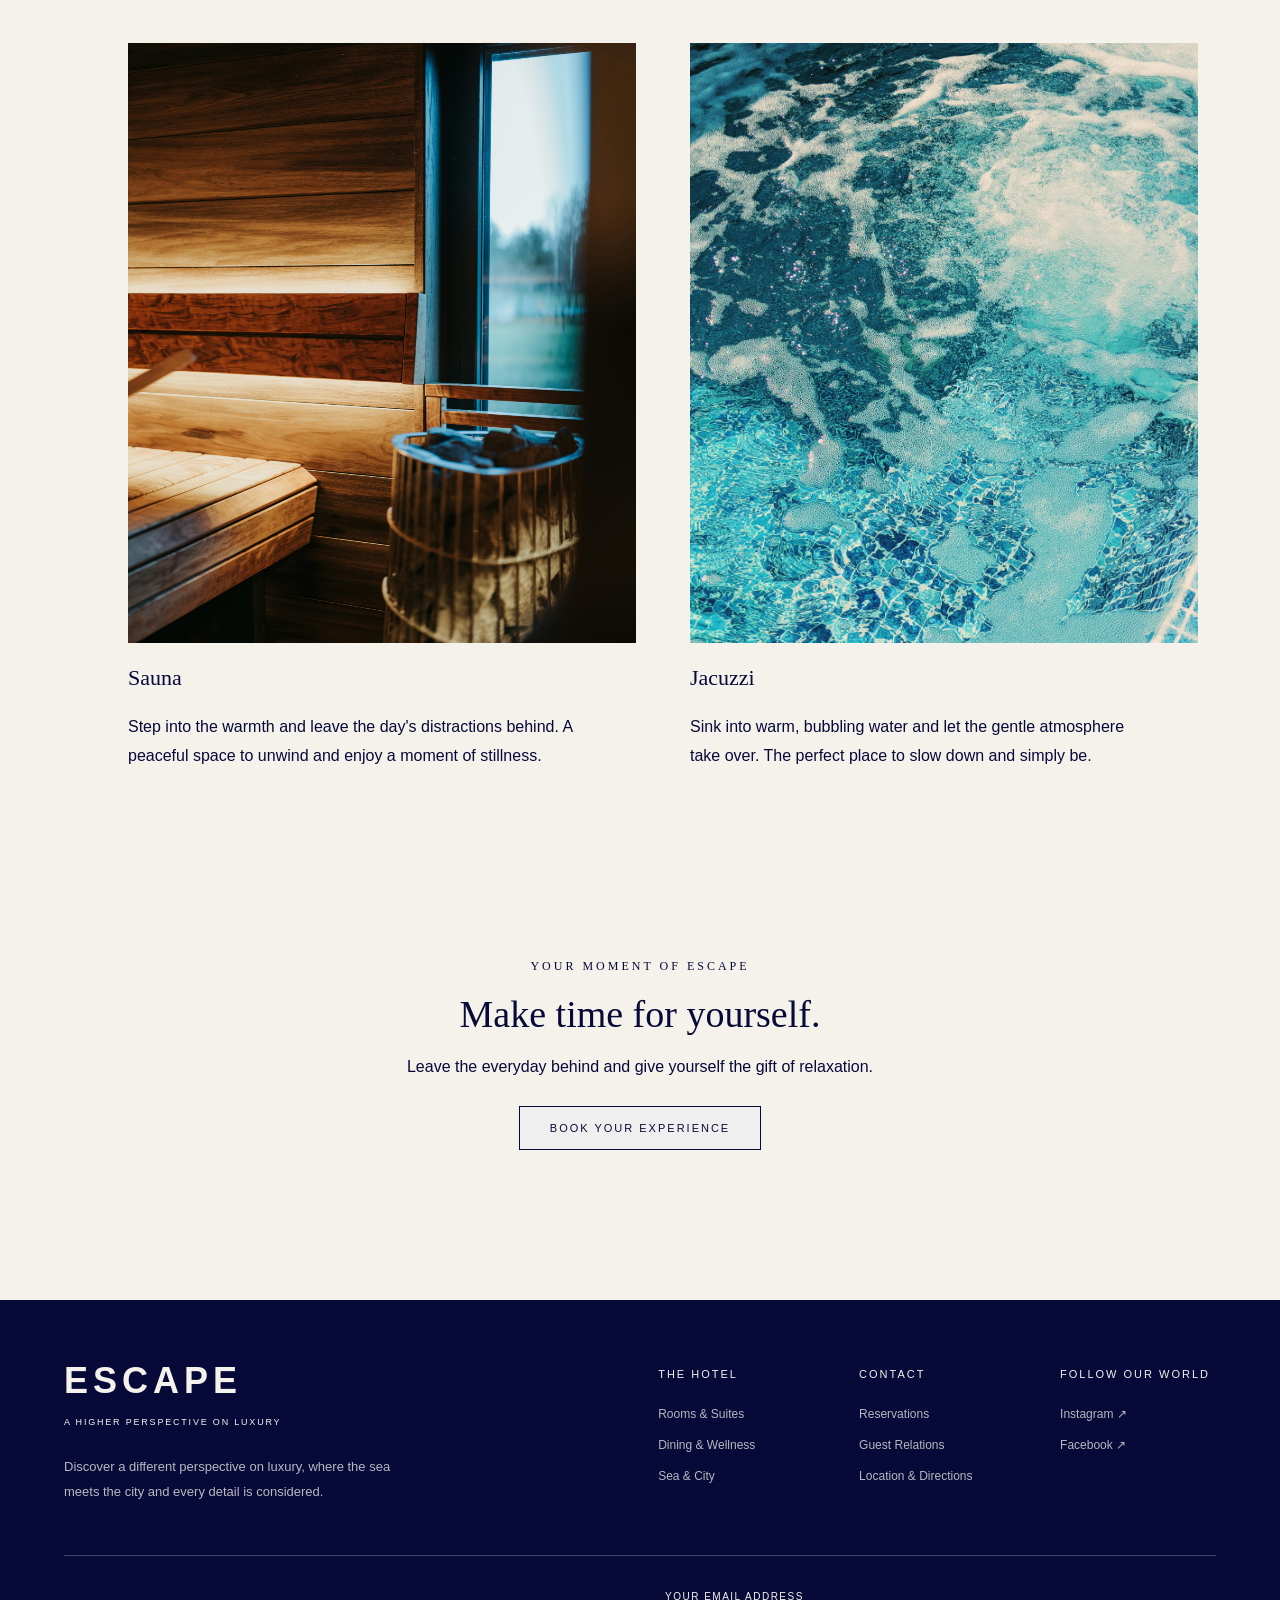
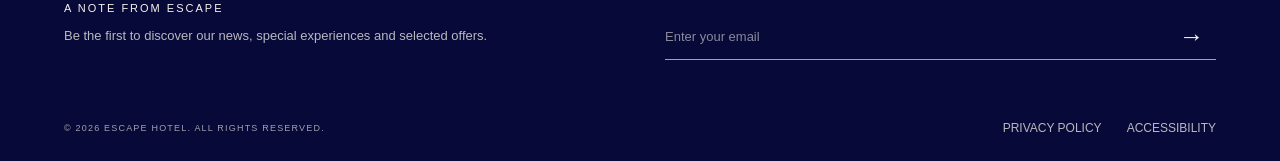
<file: spa-wellness.html>
<!DOCTYPE html>
<html lang="en">
<head>
    <meta charset="UTF-8">
    <meta name="viewport" content="width=device-width, initial-scale=1.0">
    <title>ESCAPE HOTEL</title>

    <link rel="stylesheet" href="style.css">
</head>
    
<body class="spa-wellness-page">

    <nav class="top-menu"> <!-- שורת הניווט העליונה -->
    <a href="index.html" class="logo">ESCAPE</a> <!-- לוגו שמוביל לעמוד הבית -->

    <button class="hamburger" type="button"> <!-- כפתור פתיחה וסגירה -->
        <span></span> <!-- הקו הראשון של ההמבורגר -->
        <span></span> <!-- הקו השני של ההמבורגר -->
        <span></span> <!-- הקו השלישי של ההמבורגר -->
    </button>

    <div class="side-menu"> <!-- הפאנל הנפתח מצד ימין -->
        <a href="index.html">HOME</a> <!-- קישור לעמוד אודות -->
        <a href="special-offers.html">SPECIAL OFFERS</a> <!-- קישור למבצעים -->
        <a href="rooms.html">ROOMS</a> <!-- קישור לחדרים -->
        <a href="spa-wellness.html">SPA &amp; WELLNESS</a> <!-- קישור לספא -->
        <a href="gift-card.html">GIFT CARD</a> <!-- קישור לספא -->
        <a href="contact.html">CONTACT</a> <!-- קישור ליצירת קשר -->
    </div>
</nav>

   <!-- אזור תמונת הפתיחה של עמוד הספא -->
<section class="spa-hero">
    <img src="images/wellness0.png" alt="Luxury pool overlooking the sea"> <!-- תמונת הבריכה מול הים -->

    <div class="spa-hero-content"> <!-- שכבת הטקסט שמופיעה מעל התמונה -->
        <h1>SPA & WELLNESS</h1> <!-- כותרת ראשית -->
        <p>A place to pause, unwind and reconnect.</p> <!-- משפט פתיחה -->
    </div>
</section>

<!-- אזור הפתיחה של גלריית הטיפולים -->  
<section class="spa-gallery-section">

    <div class="spa-intro"> <!-- כותרת ותיאור כללי של חוויית הספא -->
        <span>THE ART OF WELLBEING</span>
        <h2>A Sanctuary Of Calm</h2>
        <p>Step into a world of calm, where every detail is designed to restore balance, awaken the senses and offer a moment away from the everyday.</p>
    </div>

    <!-- גלריית טיפולים בפריסה לא סימטרית -->
    <div class="spa-gallery">

        <!-- טיפול ראשון: תמונה גדולה וטקסט לצדה -->
        <div class="spa-gallery-row spa-row-left">
            <div class="spa-image spa-image-large">
                <img src="images/wellness1.jpg" alt="Relaxing massage">
            </div>

            <div class="spa-description">
                <span>01 / MASSAGE</span>
                <h3>Relaxing Massage</h3>
                <p>A soothing escape designed to release tension and restore a sense of calm. Let skilled hands guide you into a moment of complete relaxation, where the outside world fades away.</p>
            </div>
        </div>

        <!-- טיפול שני: תמונה וטקסט בפריסה הפוכה -->
        <div class="spa-gallery-row spa-row-right">
            <div class="spa-image spa-image-small">
                <img src="images/wellness2.jpg" alt="Body treatment">
            </div>

            <div class="spa-description">
                <span>02 / BODY CARE</span>
                <h3>Body Treatments</h3>
                <p>Give your body the care it deserves. A collection of indulgent treatments created to nourish the skin, ease the senses and bring you back to a feeling of harmony.</p>
            </div>
        </div>

        <!-- טיפול שלישי -->
        <div class="spa-gallery-row spa-row-left">
            <div class="spa-image spa-image-large">
                <img src="images/wellness3.jpg" alt="Deep tissue massage">
            </div>

            <div class="spa-description">
                <span>03 / DEEP RELAXATION</span>
                <h3>Deep Tissue Massage</h3>
                <p>A focused massage experience that works through built-up muscle tension and everyday stress. Designed for those seeking a deeper sense of release and renewal.</p>
            </div>
        </div>

        <!-- טיפול רביעי -->
        <div class="spa-gallery-row spa-row-right">
            <div class="spa-image spa-image-small">
                <img src="images/wellness4.jpg" alt="Signature massage">
            </div>

            <div class="spa-description">
                <span>04 / SIGNATURE EXPERIENCE</span>
                <h3>Signature Massage</h3>
                <p>Discover a moment of pure indulgence through a carefully curated massage experience. A chance to slow down, let go and enjoy the art of being present.</p>
            </div>
        </div>

        <!-- טיפול חמישי -->
        <div class="spa-gallery-row spa-row-left">
            <div class="spa-image spa-image-large">
                <img src="images/wellness5.jpg" alt="Luxury facial treatment">
            </div>

            <div class="spa-description">
                <span>05 / SKINCARE</span>
                <h3>Facial Treatments</h3>
                <p>A refreshing experience dedicated to your skin. Enjoy a moment of attentive care, nourishing textures and soothing rituals that leave you feeling renewed.</p>
            </div>
        </div>

        <!-- טיפול שישי -->
        <div class="spa-gallery-row spa-row-right">
            <div class="spa-image spa-image-small">
                <img src="images/wellness6.jpg" alt="Hot stone therapy">
            </div>

            <div class="spa-description">
                <span>06 / WARMTH & BALANCE</span>
                <h3>Hot Stone Therapy</h3>
                <p>Feel the soothing warmth of heated stones as they help ease tension and encourage deep relaxation. A calming ritual for both body and mind.</p>
            </div>
        </div>

    </div>
</section>

<!-- אזור מתקני הספא -->
<section class="spa-facilities">

    <div class="spa-facilities-heading"> <!-- כותרת ותיאור המתקנים -->
        <span>THE SPA EXPERIENCE</span>
        <h2>Moments of stillness</h2>
        <p>Continue your journey of relaxation in spaces created for comfort and quiet escape.</p>
    </div>

    <div class="spa-facilities-gallery">

        <div class="spa-facility-item">
            <img src="images/wellness7.jpg" alt="Sauna"> <!-- תמונת הסאונה -->
            <div class="spa-facility-description">
                <h3>Sauna</h3>
                <p>Step into the warmth and leave the day's distractions behind. A peaceful space to unwind and enjoy a moment of stillness.</p>
            </div>
        </div>

        <div class="spa-facility-item">
            <img src="images/wellness8.jpg" alt="Jacuzzi"> <!-- תמונת הג'קוזי -->
            <div class="spa-facility-description">
                <h3>Jacuzzi</h3>
                <p>Sink into warm, bubbling water and let the gentle atmosphere take over. The perfect place to slow down and simply be.</p>
            </div>
        </div>

    </div>
</section>

<!-- אזור סיום עם הזמנה לחוויית ספא -->
<section class="spa-booking">
    <span>YOUR MOMENT OF ESCAPE</span>
    <h2>Make time for yourself.</h2>
    <p>Leave the everyday behind and give yourself the gift of relaxation.</p>
    <button type="button" class="spa-booking-button">BOOK YOUR EXPERIENCE</button>
</section>

   
    <footer class="site-footer">

    <div class="footer-top">

        <div class="footer-brand">
            <a href="#" class="footer-logo">ESCAPE</a>
            <p class="footer-brand-tagline">
                A HIGHER PERSPECTIVE ON LUXURY
            </p>
            <p class="footer-description">
                Discover a different perspective on luxury,
                where the sea meets the city and every detail
                is considered.
            </p>
        </div>

        <div class="footer-column">
            <h3>THE HOTEL</h3>
            <a href="#rooms">Rooms & Suites</a>
            <a href="#experience">Dining & Wellness</a>
            <a href="#experience">Sea & City</a>
        </div>

        <div class="footer-column">
            <h3>CONTACT</h3>
            <a href="#contact">Reservations</a>
            <a href="#contact">Guest Relations</a>
            <a href="#contact">Location & Directions</a>
        </div>

        <div class="footer-column footer-social">
            <h3>FOLLOW OUR WORLD</h3>
            <a href="#" target="_blank" rel="noopener noreferrer">Instagram ↗</a>
            <a href="#" target="_blank" rel="noopener noreferrer">Facebook ↗</a>
        </div>

    </div>

    <div class="footer-newsletter">
        <div class="newsletter-text">
            <h3>A NOTE FROM ESCAPE</h3>
            <p>
                Be the first to discover our news,
                special experiences and selected offers.
            </p>
        </div>

        <form class="newsletter-form" action="#" method="post">
            <label for="newsletter-email">YOUR EMAIL ADDRESS</label>
            <div class="newsletter-input-row">
                <input
                    type="email"
                    id="newsletter-email"
                    name="email"
                    placeholder="Enter your email"
                    required
                >
                <button type="submit">
                    →
                </button>
            </div>
        </form>
    </div>

    <div class="footer-bottom">
        <p>© 2026 ESCAPE HOTEL. ALL RIGHTS RESERVED.</p>
        <div class="footer-legal">
            <a href="#">PRIVACY POLICY</a>
            <a href="#">ACCESSIBILITY</a>
        </div>
    </div>

</footer>

<script src="script.js"></script>
</body>
</html>
</file>
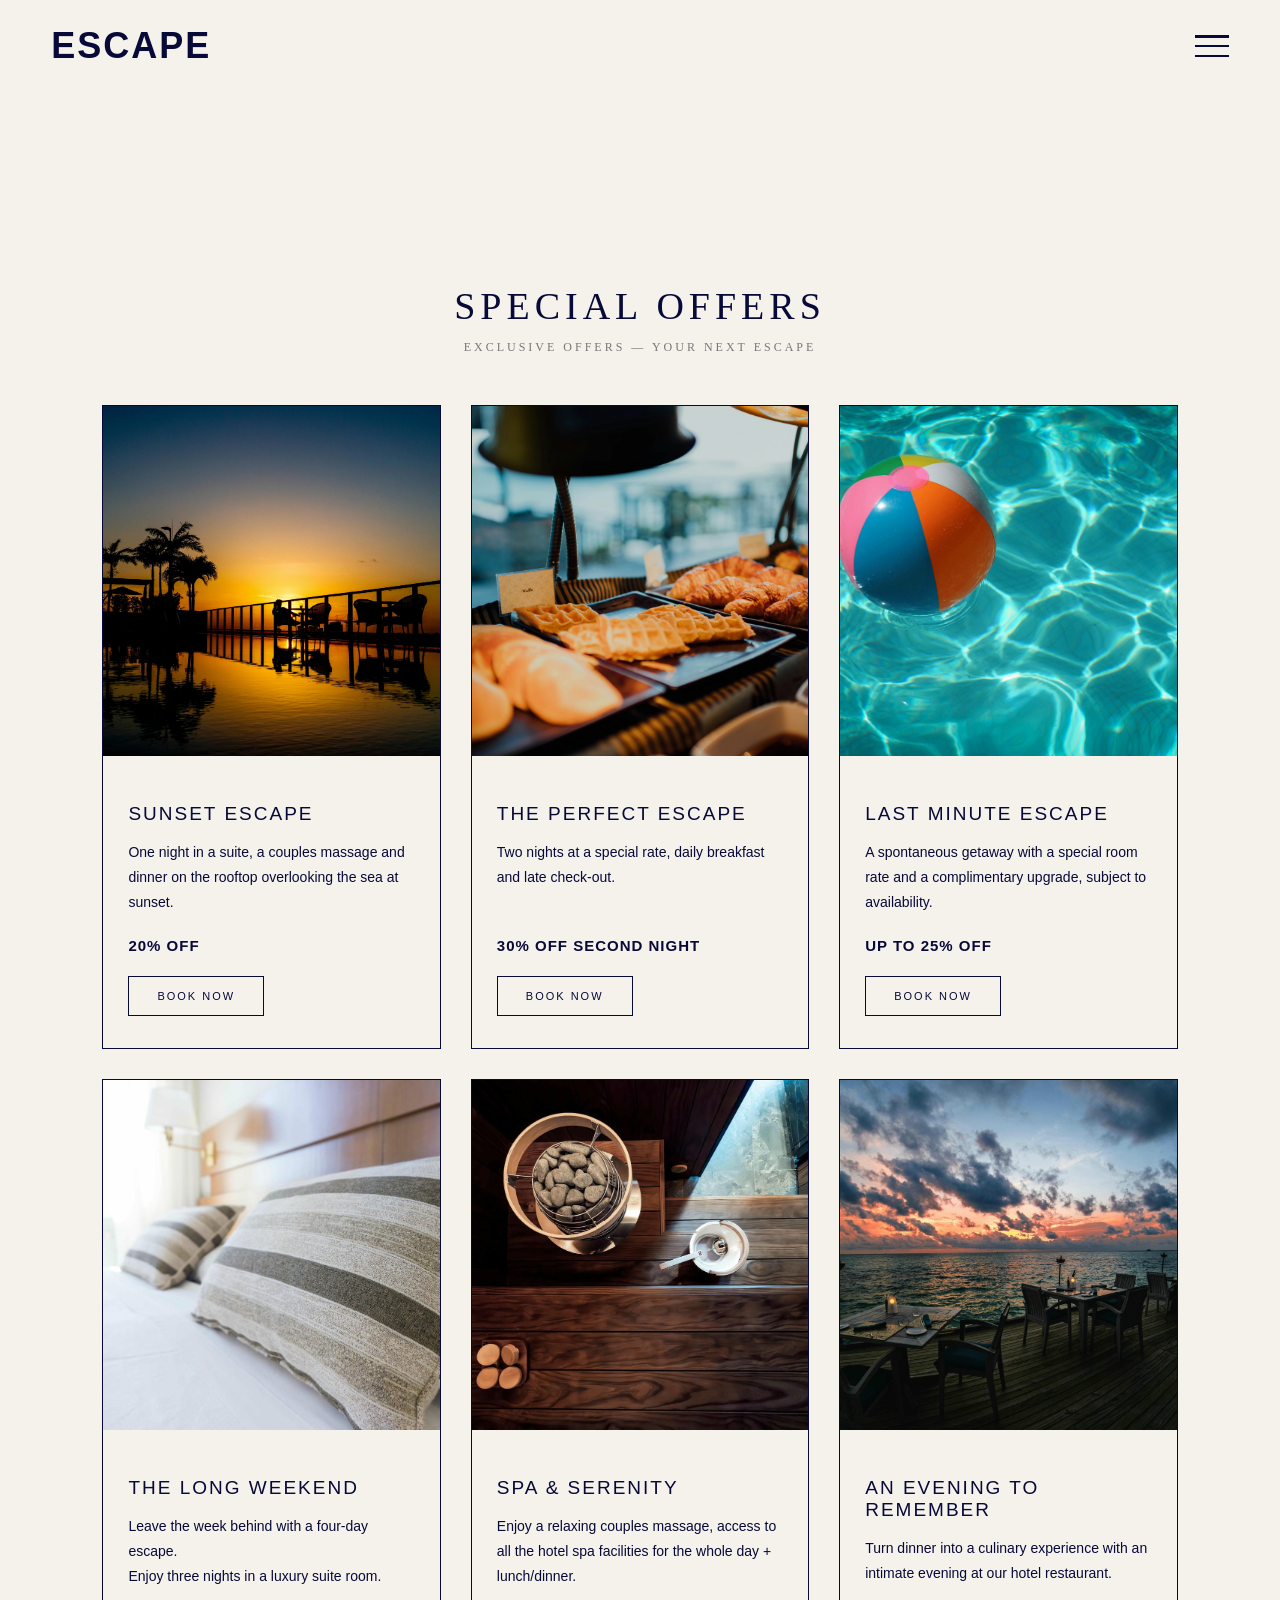
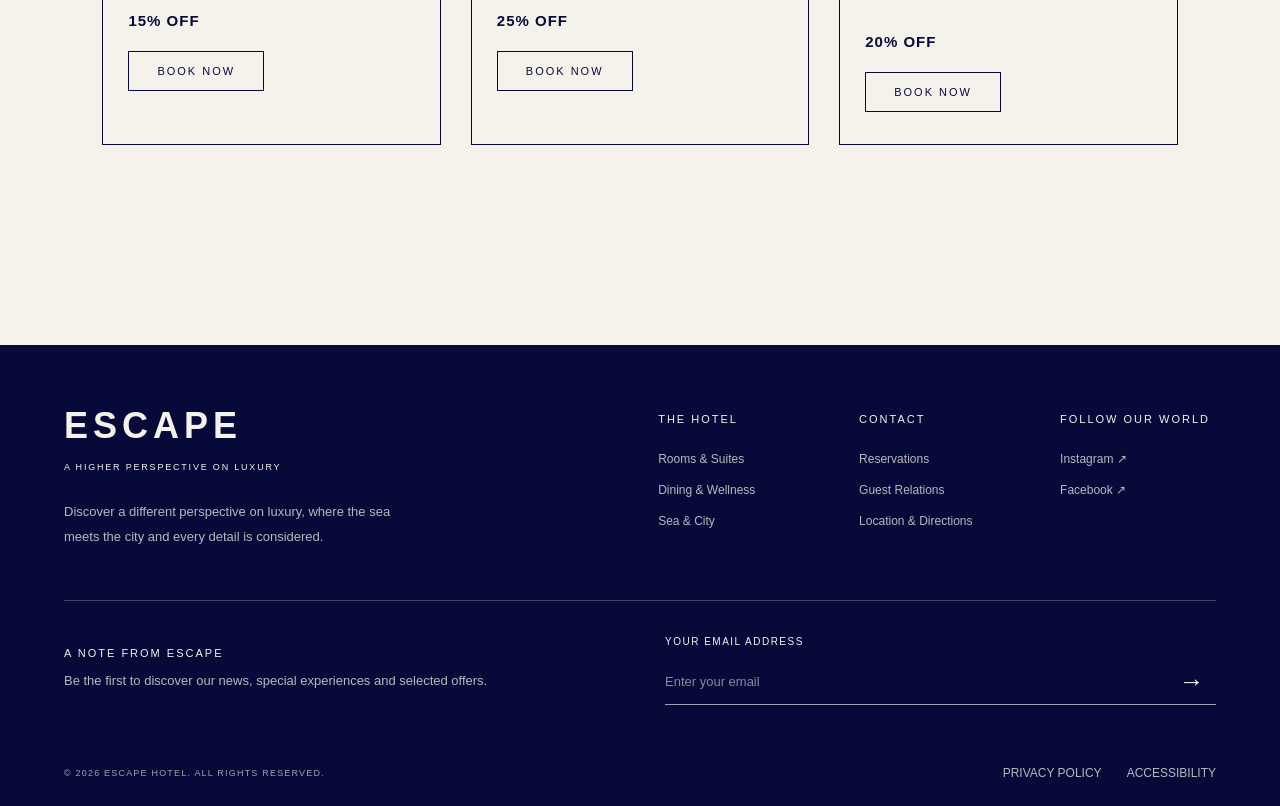
<file: special-offers.html>
<!DOCTYPE html>
<html lang="en">
<head>
    <meta charset="UTF-8">
    <meta name="viewport" content="width=device-width, initial-scale=1.0">
    <title>ESCAPE HOTEL</title>

    <link rel="stylesheet" href="style.css">
</head>
<body class="special-offers-page">

<nav class="top-menu contact-menu"> <!-- שורת הניווט העליונה -->
    <a href="index.html" class="logo">ESCAPE</a> <!-- לוגו שמוביל לעמוד הבית -->

    <button class="hamburger" type="button"> <!-- כפתור פתיחה וסגירה -->
        <span></span> <!-- הקו הראשון של ההמבורגר -->
        <span></span> <!-- הקו השני של ההמבורגר -->
        <span></span> <!-- הקו השלישי של ההמבורגר -->
    </button>

    <div class="side-menu"> <!-- הפאנל הנפתח מצד ימין -->
        <a href="index.html">HOME</a> <!-- קישור לעמוד אודות -->
        <a href="special-offers.html">SPECIAL OFFERS</a> <!-- קישור למבצעים -->
        <a href="rooms.html">ROOMS</a> <!-- קישור לחדרים -->
        <a href="spa-wellness.html">SPA &amp; WELLNESS</a> <!-- קישור לספא -->
        <a href="gift-card.html">GIFT CARD</a> <!-- קישור לספא -->
        <a href="contact.html">CONTACT</a> <!-- קישור ליצירת קשר -->
    </div>
</nav>

<section class="offers-section">
    <div class="offers-container">

        <h2 class="offers-title">SPECIAL OFFERS</h2>
        <p class="offers-subtitle">EXCLUSIVE OFFERS — YOUR NEXT ESCAPE</p>

        <div class="offers-grid">

            <!-- כרטיס ראשון -->
            <div class="offer-card">
                <img src="images/top1.jpg" alt="Sunset Escape">
                <div class="offer-info">
                    <h3>SUNSET ESCAPE</h3>
                    <p>One night in a suite, a couples massage and dinner on the rooftop overlooking the sea at sunset.</p>
                    <span class="offer-discount">20% OFF</span>
                    <a href="#" class="offer-button">BOOK NOW</a>
                </div>
            </div>

            <!-- כרטיס שני -->
            <div class="offer-card">
                <img src="images/top2.jpg" alt="The Perfect Escape">
                <div class="offer-info">
                    <h3>THE PERFECT ESCAPE</h3>
                    <p>Two nights at a special rate, daily breakfast and late check-out.</p>
                    <span class="offer-discount">30% OFF SECOND NIGHT</span>
                    <a href="#" class="offer-button">BOOK NOW</a>
                </div>
            </div>

            <!-- כרטיס שלישי -->
            <div class="offer-card">
                <img src="images/top3.jpg" alt="Last Minute Escape">
                <div class="offer-info">
                    <h3>LAST MINUTE ESCAPE</h3>
                    <p>A spontaneous getaway with a special room rate and a complimentary upgrade, subject to availability.</p>
                    <span class="offer-discount">UP TO 25% OFF</span>
                    <a href="#" class="offer-button">BOOK NOW</a>
                </div>
            </div>

            <!-- כרטיס רביעי -->
            <div class="offer-card">
                <img src="images/offer4.jpg" alt="Weekend Retreat">
                <div class="offer-info">
                    <h3>THE LONG WEEKEND</h3>
                    <p>Leave the week behind with a four-day escape. <br>Enjoy three nights in a luxury suite room.</p>
                    <span class="offer-discount">15% OFF</span>
                    <a href="#" class="offer-button">BOOK NOW</a>
                </div>
            </div>

            <!-- כרטיס חמישי -->
            <div class="offer-card">
                <img src="images/offer5.jpg" alt="Stay Longer">
                <div class="offer-info">
                    <h3>SPA & SERENITY</h3>
                    <p>Enjoy a relaxing couples massage, access to all the hotel spa facilities for the whole day + lunch/dinner.</p>
                    <span class="offer-discount">25% OFF</span>
                    <a href="#" class="offer-button">BOOK NOW</a>
                </div>
            </div>

            <!-- כרטיס שישי -->
            <div class="offer-card">
                <img src="images/offer6.jpg" alt="Romantic Getaway">
                <div class="offer-info">
                    <h3>AN EVENING TO REMEMBER</h3>
                    <p>Turn dinner into a culinary experience with an intimate evening at our hotel restaurant.</p>
                    <span class="offer-discount">20% OFF</span>
                    <a href="#" class="offer-button">BOOK NOW</a>
                </div>
            </div>

        </div>
    </div>
</section>

<footer class="site-footer">

    <div class="footer-top">

        <div class="footer-brand">
            <a href="#" class="footer-logo">ESCAPE</a>
            <p class="footer-brand-tagline">
                A HIGHER PERSPECTIVE ON LUXURY
            </p>
            <p class="footer-description">
                Discover a different perspective on luxury,
                where the sea meets the city and every detail
                is considered.
            </p>
        </div>

        <div class="footer-column">
            <h3>THE HOTEL</h3>
            <a href="#rooms">Rooms & Suites</a>
            <a href="#experience">Dining & Wellness</a>
            <a href="#experience">Sea & City</a>
        </div>

        <div class="footer-column">
            <h3>CONTACT</h3>
            <a href="#contact">Reservations</a>
            <a href="#contact">Guest Relations</a>
            <a href="#contact">Location & Directions</a>
        </div>

        <div class="footer-column footer-social">
            <h3>FOLLOW OUR WORLD</h3>
            <a href="#" target="_blank" rel="noopener noreferrer">Instagram ↗</a>
            <a href="#" target="_blank" rel="noopener noreferrer">Facebook ↗</a>
        </div>

    </div>

    <div class="footer-newsletter">
        <div class="newsletter-text">
            <h3>A NOTE FROM ESCAPE</h3>
            <p>
                Be the first to discover our news,
                special experiences and selected offers.
            </p>
        </div>

        <form class="newsletter-form" action="#" method="post">
            <label for="newsletter-email">YOUR EMAIL ADDRESS</label>
            <div class="newsletter-input-row">
                <input
                    type="email"
                    id="newsletter-email"
                    name="email"
                    placeholder="Enter your email"
                    required
                >
                <button type="submit">
                    →
                </button>
            </div>
        </form>
    </div>

    <div class="footer-bottom">
        <p>© 2026 ESCAPE HOTEL. ALL RIGHTS RESERVED.</p>
        <div class="footer-legal">
            <a href="#">PRIVACY POLICY</a>
            <a href="#">ACCESSIBILITY</a>
        </div>
    </div>

</footer>

<script src="script.js"></script>
</body>
</html>
</file>
<file: style.css>
html, body { /* מסירים את השוליים והריווח שברירת המחדל של הדפדפן מוסיפה לעמוד. */
    margin: 0; /* מבטל את השוליים החיצוניים של העמוד. */
    padding: 0;/* מבטל ריווח פנימי חיצוני. */
}

.hero { /* מגדירים את מסך הפתיחה כאזור עצמאי. */
    position: relative; /* מאפשר למקם את הסרטון ביחס ל-Hero. */
    min-height: 100vh; /* נותן למסך הפתיחה גובה של מסך שלם. */
    overflow: hidden; /* מסתיר חלקי סרטון שיוצאים מגבולות ה-Hero. */
    isolation: isolate; /* יוצר שכבת רקע נפרדת לתוכן של ה-Hero. */
}

.hero .video-bg { /* מציבים את הסרטון כרקע בתוך ה-Hero בלבד. */
    position: absolute; /* ממקמים את הסרטון ביחס ל-Hero במקום למסך כולו. */
    inset: 0; /* מצמידים את הסרטון לכל קצוות ה-Hero. */
    width: 100%; /* ממלאים את רוחב אזור ה-Hero. */
    height: 100%; /* ממלאים את גובה אזור ה-Hero. */
    object-fit: cover;/* ממלאים את האזור בלי לעוות את הסרטון. */
    z-index: -1; /* מציבים את הסרטון בשכבת הרקע של ה-Hero. */
}

html { /* מאפשרים גלילה חלקה לקישורי התפריט. */
    scroll-behavior: smooth; /* גוללים בהדרגה אל הסקשן שנבחר. */
}

.booking-bar { /* עיצוב השורה שעוטפת את כל שדות ההזמנה */
    position: absolute; /* ממקם את שורת ההזמנה ביחס לאזור ההירו */
    bottom: 35px; /* קובע את המרחק של השורה מהחלק התחתון של ההירו */
    left: 50%; /* ממקם את נקודת ההתחלה במרכז האופקי של ההירו */
    transform: translateX(-50%); /* מזיז את השורה לאחור בחצי מרוחבה כדי למרכז אותה */
    display: flex; /* מסדר את שדות ההזמנה והכפתור בשורה אופקית */
    align-items: center; /* מיישר את כל האלמנטים במרכז הגובה */
    justify-content: space-between; /* מפזר את האלמנטים לאורך השורה */
    width: 95%; /* קובע את רוחב שורת ההזמנה ביחס להירו */
    max-width: 1100px; /* מגביל את הרוחב המרבי של השורה */
    padding: 12px 30px; /* מוסיף מרווח פנימי סביב התוכן */
    box-sizing: border-box; /* כולל את ה-padding בתוך חישוב הרוחב */
    background: rgba(245, 242, 236, 0.60); /* רקע בהיר עם 85% אטימות */
    z-index: 10; /* מציב את השורה מעל סרטון הרקע */
}

.booking-field { /* עיצוב כל אחד משדות ההזמנה */
    display: flex; /* מסדר את הכותרת ואת שדה הבחירה בטור */
    flex-direction: column; /* מציב את הכותרת מעל שדה הבחירה */
    gap: 9px; /* קובע את המרווח בין הכותרת לשדה */
    flex: 1; /* מאפשר לכל שדה לתפוס חלק יחסי מהרוחב */
    padding: 0 20px; /* מוסיף מרווח אופקי בתוך כל שדה */
    border-right: 1px solid rgba(7, 9, 56, 0.2); /* מוסיף קו הפרדה דק בין השדות */
}

.booking-field label { /* עיצוב הכותרות CHECK-IN, CHECK-OUT ו-GUESTS */
    color: rgb(7, 9, 56); /* קובע את צבע הכותרת לכחול כהה */
    font-size: 12px; /* קובע גודל טקסט קטן ועדין */
    letter-spacing: 2px; /* מוסיף ריווח בין האותיות */
    font-family: "Gill Sans", "Segoe UI", sans-serif; /* קובע את אותו גופן של התפריט */
    font-weight: 500;
}

.booking-field input,
.booking-field select { /* עיצוב שדות התאריך ותיבת בחירת האורחים */
    width: 100%; /* גורם לשדה לתפוס את מלוא רוחב האזור שלו */
    height: 24px; /* קובע גובה אחיד לשדות */
    padding: 0; /* מבטל מרווח פנימי שעלול להשפיע על היישור */
    margin: 0; /* מבטל מרווח חיצוני */
    border: none; /* מסיר את המסגרת הרגילה של השדה */
    outline: none; /* מסיר מסגרת בעת לחיצה על השדה */
    background: transparent; /* משאיר את הרקע שקוף */
    color: rgb(7, 9, 56); /* קובע צבע טקסט כחול כהה */
    font-family: "Gill Sans", "Segoe UI", sans-serif; /* משתמש באותו גופן של התפריט */
    font-size: 14px; /* קובע גודל טקסט אחיד */
    cursor: pointer; /* מציג סמן לחיץ */
    vertical-align: middle; /* מיישר את השדה ביחס לאלמנטים סמוכים */
    box-sizing: border-box; /* כולל את המרווחים בחישוב הגובה והרוחב */
}

.booking-field input[type="date"]::-webkit-calendar-picker-indicator { /* עיצוב אחיד לאייקוני לוח השנה */
    width: 16px; /* קובע רוחב אחיד לשני האייקונים */
    height: 16px; /* קובע גובה אחיד לשני האייקונים */
    padding: 0; /* מבטל מרווח פנימי */
    margin: 0; /* מבטל מרווח חיצוני */
    transform: translateY(3px); /* מזיז את האייקון מעט למטה */
    cursor: pointer; /* מציג סמן לחיץ */
}

.availability-button { /* עיצוב כפתור בדיקת הזמינות */
    flex: 1.2; /* מעניק לכפתור מעט יותר רוחב משדות ההזמנה */
    padding: 12px 20px; /* קובע את המרווח הפנימי של הכפתור */
    margin-left: 20px; /* מוסיף מרווח בין הכפתור לשדה האורחים */
    border: 1px solid rgb(7, 9, 56); /* מוסיף מסגרת כחולה כהה ועדינה */
    background: rgb(7, 9, 56); /* קובע רקע כחול כהה לכפתור */
    color: white; /* קובע את צבע הטקסט בלבן */
    font-family: "Gill Sans", "Segoe UI", sans-serif; /* משתמש בגופן הכללי של האתר */
    font-size: 12px; /* קובע גודל טקסט קטן לכפתור */
    font-weight: 500;
    letter-spacing: 2px; /* מוסיף ריווח בין האותיות */
    cursor: pointer; /* מציג סמן של לחיצה בעת מעבר מעל הכפתור */
    transition: background 0.3s ease, color 0.3s ease; /* יוצר מעבר הדרגתי בעת שינוי צבעי הכפתור */
}

.availability-button:hover { /* עיצוב הכפתור בעת מעבר עם העכבר */
    background: transparent; /* הופך את רקע הכפתור לשקוף */
    color: rgb(7, 9, 56); /* משנה את צבע הטקסט לכחול כהה */
}

.top-menu { /* שורת הניווט העליונה */
    position: absolute; /* ממקם את התפריט מעל סרטון הפתיחה */
    top: 0; /* מצמיד את התפריט לחלק העליון */
    left: 0; /* מצמיד את התפריט לצד שמאל */
    width: 100%; /* נותן לתפריט רוחב מלא */
    box-sizing: border-box; /* כולל את הריווח בתוך הרוחב */
    padding: 25px 4%; /* מוסיף רווח מהקצוות */
    display: flex; /* מסדר את הלוגו והכפתור באותה שורה */
    justify-content: space-between; /* מפריד בין הלוגו להמבורגר */
    align-items: center; /* מיישר אותם אנכית */
    z-index: 20; /* מציג את התפריט מעל הסרטון */
}

.logo { /* עיצוב שם המותג */
    color: white; /* צבע הלוגו */
    text-decoration: none; /* מסיר קו תחתון */
    font-family: "Trebuchet MS", sans-serif; /* גופן הלוגו */
    font-size: 36px; /* גודל הלוגו */
    font-weight: 900; /* עובי הלוגו */
    letter-spacing: 2px; /* רווח בין האותיות */
}

.hamburger { /* כפתור ההמבורגר */
    display: flex; /* מסדר את שלושת הקווים בטור */
    flex-direction: column; /* מציג את הקווים אחד מתחת לשני */
    justify-content: space-between; /* מפזר את הקווים באופן אחיד */
    width: 34px; /* רוחב הכפתור */
    height: 22px; /* גובה הכפתור */
    padding: 0; /* מסיר ריווח פנימי */
    border: none; /* מסיר מסגרת */
    background: transparent; /* משאיר רקע שקוף */
    cursor: pointer; /* מציג סמן לחיץ */
    z-index: 40; /* משאיר את הכפתור מעל הפאנל */
}

.hamburger span { /* עיצוב שלושת הקווים */
    display: block; /* הופך כל קו לאלמנט נפרד */
    width: 100%; /* ממלא את רוחב הכפתור */
    height: 2.5px; /* עובי הקו */
    background-color: white; /* צבע הקווים */
}

.side-menu { /* הפאנל הנפתח */
    position: fixed; /* מקבע את הפאנל ביחס למסך */
    top: 0; /* מצמיד אותו לחלק העליון */
    right: 0; /* מצמיד אותו לצד ימין */
    width: 23%; /* רוחב קטן מרבע מסך */
    max-width: 340px; /* מגביל את הרוחב במסכים גדולים */
    min-width: 240px; /* שומר על רוחב שימושי */
    height: 100vh; /* גובה מלא של המסך */
    box-sizing: border-box; /* כולל ריווחים בתוך המידות */
    padding: 130px 25px 40px; /* מרווח מעל ומתחת לקישורים */
    display: flex; /* מסדר את הקישורים בטור */
    flex-direction: column; /* מציג כל קישור בשורה נפרדת */
    align-items: center; /* ממקם את הקישורים במרכז */
    gap: 38px; /* מרווח בין הקישורים */
    background-color: rgba(255, 255, 255, 0.8); /* רקע לבן מעט שקוף */
    z-index: 30; /* מציג את הפאנל מעל תוכן האתר */
    transform: translateX(100%); /* מסתיר את הפאנל מחוץ למסך */
    transition: transform 0.35s ease; /* יוצר פתיחה וסגירה חלקות */
}

.side-menu.open { /* מצב שבו התפריט פתוח */
    transform: translateX(0); /* מחזיר את הפאנל לתוך המסך */
}

.side-menu a { /* עיצוב הקישורים בפאנל */
    color: rgb(7, 9, 56); /* צבע כחול כהה */
    text-decoration: none; /* מסיר קו תחתון */
    font-family: "Gill Sans", "Segoe UI", sans-serif; /* גופן הקישורים */
    font-size: 18px; /* גודל הטקסט */
    font-weight: 600;
    letter-spacing: 2px; /* רווח בין האותיות */
    text-align: center; /* ממרכז את הטקסט */
    transition: opacity 0.2s; /* מעבר עדין בריחוף */
}

.side-menu a:hover { /* מצב ריחוף מעל קישור */
    opacity: 0.6; /* מחליש מעט את הקישור */
}

@media (max-width: 600px) { /* התאמה למסכים קטנים */
    .side-menu { /* הפאנל במסך קטן */
        width: 78%; /* מגדיל את הפאנל כדי שהקישורים יהיו קריאים */
        min-width: 0; /* מבטל רוחב מינימלי */
    }
}

.about-section {
    width: 100%;
    padding: 220px 8% 60px; /* רווח עליון גדול יותר ותחתון קטן יותר */
    background-color: #f5f2ec;
    color: rgb(7, 9, 56);
    box-sizing: border-box;
}

.about-content {
    max-width: 1400px; /* רוחב מקסימלי */
    margin: 0 auto; /* ממרכז את התוכן */
}

.about-row {
    display: grid; /* חלוקה לעמודות */
    grid-template-columns: 1fr 1fr; /* שתי עמודות שוות */
    align-items: center; /* ממרכז את התוכן לגובה */
    gap: 60px; /* רווח בין הטקסט לתמונה */
}

.about-text {
    padding: 0; /* מבטל רווחים קודמים */
    transform: translateY(-30px); /* מעלה את הטקסט ב־30 פיקסלים */
}

.about-text h2 {
    font-size: 38px; /* גודל הכותרת */
    font-weight: 400; /* עובי הכותרת */
    letter-spacing: 5px; /* רווח בין האותיות */
    margin-bottom: 40px; /* רווח מתחת לכותרת */
}

.about-text p {
    font-family: "Gill Sans", "Segoe UI", sans-serif; /* גופן הקישורים */
    font-size: 16px; /* גודל הטקסט */
    line-height: 2; /* מרווח בין השורות */
    color: #070938; /* צבע הפסקאות */
    margin-bottom: 35px; /* רווח בין הפסקאות */
}
.about-text .soft-highlight {
    font-family: "Gill Sans", "Segoe UI", sans-serif; /* גופן הקישורים */
    font-weight: 600; /* מדגיש את הביטוי */
    color: #070938; /* צבע כחול כהה */
}

.about-image {
    width: 120%; /* רוחב האזור */
    margin-left: -15%; /* הזזה שמאלה */
    aspect-ratio: 1 / 1; /* מסגרת ריבועית */
    overflow: hidden; /* מסתיר את החלקים שמחוץ לריבוע */
}

.about-image img {
    display: block;
    width: 100%;
    height: 90%;
    object-fit: contain; /* ממלא את הריבוע */
    object-position: center;
    }

@media (max-width: 600px) { /* התאמות למסכים קטנים */
    .about-section {
        padding: 70px 7%; /* הקטנת הרווחים */
    }

    .about-row {
        grid-template-columns: 1fr; /* מציג כל שורה בעמודה אחת */
        gap: 25px; /* רווח בין הטקסט לתמונה */
    }

    .about-row-reverse .about-image {
        order: 2; /* התמונה מופיעה אחרי הטקסט במסכים קטנים */
    }

    .about-row-reverse .about-text {
        order: 1; /* הטקסט מופיע לפני התמונה במסכים קטנים */
    }

    .about-text,
    .about-images {
        width: 100%; /* הטקסט ואזור התמונות תופסים את כל הרוחב */
    }

    .about-images {
        height: 450px; /* הקטנת גובה אזור התמונות בטלפון */
    }
}

.offers-section {
    padding: 50px 8%; /* רווח פנימי מעל ומתחת לסקשן ובצדדים */
    background-color: #f5f2ec; /* צבע רקע בהיר */
    text-align: center; /* ממרכז את הכותרות */
}

.offers-container {
    max-width: 1400px; /* רוחב מקסימלי לתוכן */
    margin: 0 auto; /* ממרכז את המיכל */
}

.offers-title {
    color: #070938;
    font-size: 38px; /* גודל הכותרת */
    font-weight: 400; /* עובי אותיות */
    letter-spacing: 5px; /* רווח בין האותיות */
    margin-bottom: 12px; /* רווח מתחת לכותרת */
}

.offers-subtitle {
    font-size: 12px; /* גודל כותרת המשנה */
    letter-spacing: 3px; /* רווח בין האותיות */
    margin-bottom: 50px; /* רווח בין הכותרת לכרטיסים */
    color: #777; /* צבע אפור */
}

.offers-grid {
    display: grid; /* שימוש בגריד לסידור הכרטיסים */
    grid-template-columns: repeat(3, 1fr); /* שלוש עמודות שוות */
    gap: 30px; /* רווח בין הכרטיסים */
    text-align: left; /* יישור הטקסט בתוך הכרטיסים לשמאל */
}

.offer-card {
    background-color: #f5f2ec; /* רקע לכל כרטיס */
    border: 1px solid rgb(7, 9, 56); /* מסגרת דקה בגוון שמנת-אפור */
    overflow: hidden; /* מסתיר את החלקים של התמונה שיוצאים מגבולות הכרטיס */
}

.offer-card img {
    display: block; /* מבטל רווח מתחת לתמונה */
    height: 350px; /* קובע את גובה התמונה */
    width: auto; /* שומר על יחס הממדים המקורי */
    max-width: none; /* מונע מהתמונה להידחס לרוחב הכרטיס */
    position: relative;
    left: 50%; /* ממקם את מרכז התמונה במרכז הכרטיס */
    transform: translateX(-50%); /* מזיז את התמונה חצי מרוחבה שמאלה */
}

.offer-info {
    padding: 28px 25px 32px; /* רווח פנימי מסביב לטקסט */
}

.offer-info h3 {
    font-family: "Gill Sans", "Segoe UI", sans-serif; /* גופן הקישורים */
    color: rgb(7, 9, 56); /* צבע הטקסט */
    font-size: 19px; /* גודל שם החבילה */
    font-weight: 500; /* עובי הכותרת */
    letter-spacing: 2px; /* רווח בין האותיות */
    margin-bottom: 15px; /* רווח מתחת לשם החבילה */
}

.offer-info p {
    font-size: 14px; /* גודל תיאור החבילה */
    line-height: 1.8; /* מרווח בין שורות */
    font-family: "Gill Sans", "Segoe UI", sans-serif; /* גופן הקישורים */
    color: rgb(7, 9, 56); /* צבע הטקסט */
    min-height: 75px; /* גובה מינימלי אחיד לתיאורים */
    margin-bottom: 22px; /* רווח מתחת לתיאור */
}

.offer-discount {
    display: block; /* מציג את ההנחה בשורה נפרדת */
    color: rgb(7, 9, 56); /* צבע הטקסט */
    font-family: "Gill Sans", "Segoe UI", sans-serif; /* גופן הקישורים */
    font-size: 15px; /* גודל טקסט ההנחה */
    font-weight: 600; /* מדגיש את ההנחה */
    letter-spacing: 1px; /* רווח בין האותיות */
    margin-bottom: 22px; /* רווח בין ההנחה לכפתור */
}

.offer-button {
    display: inline-block; /* מאפשר להגדיר מידות ורווחים לכפתור */
    padding: 13px 28px; /* רווח פנימי בתוך הכפתור */
    border: 1px solid rgb(7, 9, 56); /* מסגרת כהה */
    color: rgb(7, 9, 56); /* צבע הטקסט */
    text-decoration: none; /* מסיר קו תחתון מהקישור */
    font-size: 11px; /* גודל טקסט הכפתור */
    font-family: "Gill Sans", "Segoe UI", sans-serif; /* גופן הקישורים */
    letter-spacing: 2px; /* רווח בין האותיות */
    transition: 0.3s; /* מעבר הדרגתי באפקט מעבר עכבר */
}

.offer-button:hover {
    background-color: rgb(7, 9, 56); /* רקע כהה במעבר עכבר */
    color: white; /* טקסט לבן במעבר עכבר */
}

.special-offers-page .offers-section { /* עמוד ההצעות המיוחדות הנפרד שמגיעים אליו מהתפריט */
    padding-top: 160px; /* מרווח בין התפריט להצעות */
    padding-bottom: 200px; /* מרווח בין ההצעות לפוטר */
}

/* GITF CARD PAGE */

.gift-card-grid {
    grid-template-columns: repeat(6, 1fr); /* מחלק את השורה לשישה חלקים שווים */
}

.gift-card-grid .offer-card {
    grid-column: span 2; /* כל כרטיס תופס שני חלקים */
    overflow: hidden;
}

.gift-card-grid .offer-card img {
    display: block;
    width: 100%;
    height: 310px;
    max-width: 100%;
    object-fit: cover;
    object-position: center;
    margin: 0;
    padding: 0;
}

.gift-card-grid .offer-card:nth-child(4) {
    grid-column: 2 / span 2; /* הכרטיס הרביעי מתחיל בעמודה השנייה */
}

.gift-card-grid .offer-card:nth-child(5) {
    grid-column: 4 / span 2; /* הכרטיס החמישי מתחיל בעמודה הרביעית */
}


/* סקשן האירוח בעמוד הבית */

.stay-section {
    padding: 170px 8%; /* רווחים מסביב לסקשן */
    background-color: #f5f2ec; /* רקע שמנת */
}

.stay-container {
    display: grid; /* חלוקה לשתי עמודות */
    grid-template-columns: 1.2fr 0.8fr; /* תמונה רחבה יותר מהטקסט */
    align-items: center; /* ממרכז את התוכן לגובה */
    gap: 80px; /* רווח בין התמונה לטקסט */
    max-width: 1400px; /* רוחב מקסימלי */
    margin: 0 auto; /* ממרכז את המיכל */
}

.stay-image {
    width: 100%; /* רוחב מלא של העמודה */
    height: 650px; /* גובה המסגרת */
    /*overflow: hidden; /* מסתיר את החלקים שנחתכים */
}

.stay-image img {
    display: block;
    width: 100%; /* ממלא את רוחב המסגרת */
    height: 100%; /* ממלא את גובה המסגרת */
    /*object-fit: cover; /* שומר על הפרופורציות וחותך עודפים */
    object-position: center; /* חיתוך ממרכז התמונה */
}

.stay-content {
    color: #070938; /* צבע הטקסט */
    text-align: left; /* יישור לשמאל */
}

.stay-label {
    display: block; /* מציג את הכיתוב בשורה נפרדת */
    font-size: 11px; /* גודל קטן */
    letter-spacing: 3px; /* ריווח בין האותיות */
    color: #888; /* צבע אפור */
    margin-bottom: 22px; /* רווח מתחת לכיתוב */
}

.stay-content h2 {
    font-size: 34px; /* גודל הכותרת */
    font-weight: 400; /* עובי אותיות */
    letter-spacing: 3px; /* ריווח בין האותיות */
    line-height: 1.4; /* גובה שורה */
    margin-bottom: 25px; /* רווח מתחת לכותרת */
}

.stay-content p {
    font-family: "Gill Sans", "Segoe UI", sans-serif; /* גופן הקישורים */
    font-size: 16px; /* גודל הפסקה */
    line-height: 2; /* מרווח בין השורות */
    color: #070938; /* צבע הטקסט */
    margin-bottom: 35px; /* רווח לפני הכפתור */
}

.stay-button {
    font-family: "Gill Sans", "Segoe UI", sans-serif; /* גופן הקישורים */
    display: inline-block; /* מאפשר עיצוב של הכפתור */
    padding: 14px 32px; /* רווח פנימי */
    border: 1px solid #070938; /* מסגרת כהה */
    color: #070938; /* צבע הטקסט */
    text-decoration: none; /* מסיר קו תחתון */
    font-size: 11px; /* גודל הטקסט */
    letter-spacing: 2px; /* ריווח בין האותיות */
    transition: 0.3s; /* מעבר הדרגתי */
}

.stay-button:hover {
    background-color: rgb(7, 9, 56); /* רקע כהה במעבר עכבר */
    color: white; /* טקסט לבן */
}

/* ROOMS PAGE */

.hero {
    height: 100vh; /* גובה ההירו יהיה בדיוק גובה המסך */
    overflow: hidden; /* מונע מהתמונה להתרחב מעבר לגבולות ההירו */
}

.hero-image {
    display: block; /* מבטל רווח מתחת לתמונה */
    width: 100%; /* ממלא את רוחב ההירו */
    height: 100%; /* ממלא את גובה ההירו */
    object-fit: cover; /* שומר על הפרופורציות וחותך עודפים */
    object-position: center; /* ממקם את התמונה במרכז */
}

.hero-text {
    position: absolute; /* ממקם את הטקסט מעל התמונה */
    top: 48%; /* מיקום אנכי במרכז */
    left: 48.7%; /* מיקום אופקי במרכז */
    transform: translate(-50%, -50%); /* מרכז את הטקסט בדיוק */
    width: 90%; /* מגביל את רוחב הטקסט */
    text-align: center; /* ממרכז את הכותרת */
    color: white; /* צבע לבן */
}

.hero-text h1 {
    font-family: "Gill Sans", "Segoe UI", sans-serif;
    font-size: 38px; /* גודל הכותרת */
    font-weight: 600; /* עובי אותיות עדין */
    letter-spacing: 2px; /* ריווח בין האותיות */
    line-height: 1.6; /* רווח בין שתי השורות */
    text-shadow: 0 2px 18px rgba(0, 0, 0, 2); /* צל עדין לשיפור הקריאות */
}

.rooms-section { /* המעטפת הראשית של אזור החדרים */
    background-color: #f5f2ec; /* רקע בגוון שמנת עדין */
    color: rgb(7, 9, 56); /* צבע טקסט כחול כהה */
    padding: 120px 6%; /* רווח פנימי מעל ומתחת ובצדדים */
}

/* כותרת אזור החדרים */
.rooms-heading { /* עיצוב הכותרת הראשית */
    font-size: 38px; /* גודל הכותרת */
    font-weight: 400; /* משקל גופן רגיל למראה אלגנטי */
    letter-spacing: 4px; /* מרווח בין האותיות */
    text-align: center; /* מיקום הכותרת במרכז */
    margin: 0 0 120px; /* רווח מתחת לכותרת */
}

/* רשימת החדרים */
.rooms-content { /* עוטף את כל כרטיסי החדרים */
    display: flex; /* מאפשר סידור גמיש */
    flex-direction: column; /* מציג את החדרים אחד מתחת לשני */
    gap: 100px; /* מרווח בין כרטיסי החדרים */
}

/* כרטיס חדר בודד */
.room-card { /* מסדר את התמונה ואת הטקסט של כל חדר */
    display: flex; /* מציב תמונה וטקסט זה לצד זה */
    align-items: center; /* ממרכז אותם אנכית */
    gap: 70px; /* רווח בין התמונה לטקסט */
}

.room-gallery { /* עיצוב אזור גלריית התמונות של כל חדר */
    position: relative; /* מאפשר למקם אלמנטים בתוך הגלריה ביחס למיקום שלה */
    flex: 3.5; /* קובע את החלק היחסי של הגלריה בתוך חלוקת ה-Flex */
    min-width: 0; /* מאפשר לגלריה להצטמצם מתחת לרוחב התוכן שלה */
    height: 700px; /* קובע את גובה הגלריה ל-610 פיקסלים */
    overflow: hidden; /* מסתיר כל תוכן שחורג מגבולות הגלריה */
}

.room-image { /* עיצוב התמונה שמוצגת בתוך גלריית החדר */
    display: block; /* מציג את התמונה כאלמנט בלוק ומונע רווח תחתון של תמונה inline */
    width: 100%; /* גורם לתמונה לתפוס את מלוא רוחב הגלריה */
    height: 100%; /* גורם לתמונה לתפוס את מלוא גובה הגלריה */
    object-fit: cover; /* ממלא את שטח הגלריה בתמונה תוך שמירה על הפרופורציות, גם אם חלק ממנה נחתך */
    object-position: center; /* ממקם את מרכז התמונה במרכז אזור התצוגה */
    image-rendering: auto; /* משאיר לדפדפן לבחור את שיטת הצגת התמונה הרגילה */
}

/* החיצים בגלריה */
.gallery-arrow { /* עיצוב בסיסי לחיצי התמונות */
    position: absolute; /* ממקם את החיצים מעל התמונה */
    top: 50%; /* מציב אותם באמצע הגובה */
    transform: translateY(-50%); /* ממרכז אותם בדיוק אנכית */
    z-index: 1; /* מציג אותם מעל התמונה */
    width: 42px; /* רוחב הכפתור */
    height: 42px; /* גובה הכפתור */
    border: none; /* מסיר מסגרת */
    border-radius: 50%; /* יוצר כפתור עגול */
    background-color: rgba(255, 255, 255, 0.85); /* רקע לבן מעט שקוף */
    color: rgb(7, 9, 56); /* צבע החץ */
    font-size: 24px; /* גודל החץ */
    cursor: pointer; /* מציג סמן לחיץ */
}

/* מיקום החץ הקודם */
.gallery-arrow.prev { /* חץ לתמונה הקודמת */
    left: 15px; /* מרחק מהקצה השמאלי */
}

/* מיקום החץ הבא */
.gallery-arrow.next { /* חץ לתמונה הבאה */
    right: 15px; /* מרחק מהקצה הימני */
}

/* אזור הטקסט */
.rooms-text { /* עוטף את הכותרת, התיאור והכפתור */
    flex: 1; /* נותן לטקסט מקום לצד התמונה */
    min-width: 0; /* מונע חריגה מרוחב הכרטיס */
}

/* כותרת של סוג החדר */
.rooms-text h3 { /* עיצוב שם החדר */
    font-size: 27px; /* גודל הכותרת */
    font-weight: 400; /* משקל גופן רגיל */
    letter-spacing: 2px; /* מרווח בין האותיות */
    margin: 0 0 25px; /* רווח מתחת לכותרת */
}

/* תיאור החדר */
.rooms-text p { /* עיצוב פסקת התיאור */
    font-family: "Gill Sans", "Segoe UI", sans-serif;
    font-size: 16px; /* גודל הטקסט */
    line-height: 1.9; /* מרווח בין שורות */
    margin: 0 0 30px; /* רווח מתחת לתיאור */
}

/* כפתור הזמנה */
.book-button { /* עיצוב כפתור BOOK NOW */
    padding: 14px 30px; /* רווח פנימי בכפתור */
    border: 1px solid rgb(7, 9, 56); /* מסגרת כחולה כהה */
    background-color: transparent; /* רקע שקוף */
    color: rgb(7, 9, 56); /* צבע הטקסט */
    font-size: 12px; /* גודל הטקסט */
    letter-spacing: 2px; /* מרווח בין האותיות */
    cursor: pointer; /* מציג סמן לחיץ */
    transition: background-color 0.3s, color 0.3s; /* מעבר חלק בעת ריחוף */
}

/* אפקט ריחוף על כפתור ההזמנה */
.book-button:hover { /* מצב הכפתור כשהעכבר מעליו */
    background-color: rgb(7, 9, 56); /* רקע כחול כהה */
    color: #f5f2ec; /* טקסט בגוון שמנת */
}

/* חלון התמונה המוגדלת */
.lightbox { /* שכבה שמכסה את המסך בעת פתיחת תמונה */
    display: none; /* מסתיר את החלון כברירת מחדל */
    position: fixed; /* מקבע את החלון למסך */
    inset: 0; /* מותח את החלון לכל שטח המסך */
    z-index: 1000; /* מציג את החלון מעל שאר האתר */
    background-color: rgba(0, 0, 0, 0.92); /* רקע שחור כמעט אטום */
    align-items: center; /* ממרכז את התמונה אנכית */
    justify-content: center; /* ממרכז את התמונה אופקית */
}

/* התמונה בתוך החלון המוגדל */
.lightbox-image { /* עיצוב התמונה הגדולה */
    max-width: 85%; /* מגביל את רוחב התמונה */
    max-height: 85vh; /* מגביל את הגובה לגובה המסך */
    object-fit: contain; /* מציג את התמונה בשלמותה */
}

/* כפתור סגירת החלון */
.lightbox-close { /* עיצוב כפתור ה-X */
    position: absolute; /* ממקם את הכפתור בתוך החלון */
    top: 25px; /* מרחק מהחלק העליון */
    right: 35px; /* מרחק מהצד הימני */
    border: none; /* מסיר מסגרת */
    background: transparent; /* רקע שקוף */
    color: white; /* צבע ה-X */
    font-size: 42px; /* גודל ה-X */
    cursor: pointer; /* מציג סמן לחיץ */
}

/* חיצים בחלון המוגדל */
.lightbox-arrow { /* עיצוב החיצים בחלון הגדול */
    position: absolute; /* ממקם את החיצים מעל הרקע */
    top: 50%; /* מציב אותם באמצע הגובה */
    transform: translateY(-50%); /* ממרכז אותם אנכית */
    border: none; /* מסיר מסגרת */
    background: transparent; /* רקע שקוף */
    color: white; /* צבע החיצים */
    font-size: 40px; /* גודל החיצים */
    cursor: pointer; /* מציג סמן לחיץ */
}

/* מיקום החץ הקודם בחלון המוגדל */
.lightbox-arrow.prev { /* חץ שמאלה בחלון הגדול */
    left: 25px; /* מרחק מהקצה השמאלי */
}

/* מיקום החץ הבא בחלון המוגדל */
.lightbox-arrow.next { /* חץ ימינה בחלון הגדול */
    right: 25px; /* מרחק מהקצה הימני */
}

/* התאמה למסכים צרים */
@media (max-width: 768px) { /* כללים למסכים ברוחב של עד 768 פיקסלים */
    .rooms-section { /* אזור החדרים במסך קטן */
        padding: 60px 6%; /* מקטין את הרווחים מסביב */
    } /* סוף כלל אזור החדרים */
    .rooms-heading { /* הכותרת הראשית במסך קטן */
        font-size: 28px; /* מקטין את הכותרת */
        margin-bottom: 45px; /* מקטין את הרווח מתחת לכותרת */
    } /* סוף כלל הכותרת */
    .rooms-content { /* רשימת החדרים במסך קטן */
        gap: 65px; /* מקטין את הרווח בין החדרים */
    } /* סוף כלל רשימת החדרים */
    .room-card { /* כרטיס חדר במסך קטן */
        flex-direction: column; /* מציב את התמונה מעל הטקסט */
        align-items: stretch; /* מותח את האלמנטים לרוחב הזמין */
        gap: 25px; /* מקטין את הרווח בין התמונה לטקסט */
    } /* סוף כלל כרטיס החדר */
    .room-image { /* תמונת החדר במסך קטן */
        height: 300px; /* מקטין את גובה התמונה */
    } /* סוף כלל התמונה */
    .rooms-text h3 { /* כותרת החדר במסך קטן */
        font-size: 23px; /* מקטין את הכותרת */
    } /* סוף כלל כותרת החדר */
    .lightbox-arrow.prev { /* החץ הקודם בחלון הגדול במסך קטן */
        left: 8px; /* מקרב את החץ לקצה */
    } /* סוף כלל החץ הקודם */
    .lightbox-arrow.next { /* החץ הבא בחלון הגדול במסך קטן */
        right: 8px; /* מקרב את החץ לקצה */
    } /* סוף כלל החץ הבא */
} 

/* המעטפת הראשית של אזור החוויות */
.experience-section {
    background-color: #f5f2ec;
    color: rgb(7, 9, 56);
    padding: 50px 8% 220px; /* ריווחים סביב הסקשן*/
    box-sizing: border-box;
}

/* כותרת EXPERIENCE — תואמת לכותרת ROOMS */
.experience-heading {
    font-size: 38px;
    font-weight: 400;
    letter-spacing: 4px;
    text-align: center;
    margin: 0 0 70px;
}

/* כותרת EXPERIENCE אם היא נמצאת בתוך h2 ב-HTML */
.experience-heading h2 {
    font-size: 38px;
    font-weight: 400;
    letter-spacing: 4px;
    text-align: center;
    margin: 0;
}

/* סידור כרטיסי החוויות אחד מתחת לשני */
.experience-grid {
    display: flex;
    flex-direction: column;
    gap: 80px;
    width: 100%;
}

/* כל כרטיס חוויה בשורה נפרדת */
.experience-card {
    width: 100%;
    box-sizing: border-box;
    border-top: 1px solid rgba(7, 9, 56, 0.35);
    padding-top: 28px;
    text-align: center;
}
/* המספר בראש כל כרטיס */
.experience-number {
    display: block;
    font-size: 12px;
    letter-spacing: 2px;
    opacity: 0.7;
    margin-bottom: 28px;
}

/* כותרות הכרטיסים: ספא, קולינריה וים */
.experience-card h3 {
    font-size: 19px;
    font-weight: 400;
    letter-spacing: 2px;
    margin: 0 0 18px;
}

/* תיאור החוויות */
.experience-card p {
    font-family: "Gill Sans", "Segoe UI", sans-serif;
    font-size: 15px;
    line-height: 1.9;
    margin: 0;
}

.experience-gallery {
    display: grid;
    grid-template-columns: repeat(3, minmax(0, 1fr));
    gap: 16px;
    width: calc(100% + 40px);
    margin: 40px 0 0 -20px;
}

.experience-gallery img {
    display: block;
    width: 100%;
    height: 520px;
    object-fit: cover;
    object-position: center;
    box-sizing: border-box;
}

@media (max-width: 600px) {
    .experience-gallery img {
        height: 260px;
    }
}

/* ============================= */
/* התאמה למסכים קטנים */
/* ============================= */

@media (max-width: 768px) {

    /* אזור החדרים */
    .rooms-section {
        padding: 60px 6%;
    }

    /* כותרת ROOMS */
    .rooms-heading {
        font-size: 28px;
        margin-bottom: 45px;
    }

    /* רשימת החדרים */
    .rooms-content {
        gap: 65px;
    }

    /* כרטיס חדר */
    .room-card {
        flex-direction: column;
        align-items: stretch;
        gap: 25px;
    }

    /* גלריית החדר */
    .room-gallery {
        width: 100%;
        height: 300px;
    }

    /* כותרת החדר */
    .rooms-text h3 {
        font-size: 23px;
    }

    /* חץ קודם בחלון המוגדל */
    .lightbox-arrow.prev {
        left: 8px;
    }

    /* חץ הבא בחלון המוגדל */
    .lightbox-arrow.next {
        right: 8px;
    }

    /* אזור EXPERIENCE במסכים קטנים */
    .experience-section {
        padding: 60px 6%;
    }

    /* כותרת EXPERIENCE במסכים קטנים */
    .experience-heading,
    .experience-heading h2 {
        font-size: 28px;
    }

    /* כרטיסי החוויות בטור אחד */
    .experience-grid {
        grid-template-columns: 1fr;
        gap: 38px;
    }

    /* רווח המספר מעל כותרת הכרטיס */
    .experience-number {
        margin-bottom: 18px;
    }
}


/* SPA & EWLLNESS PAGE */


.spa-wellness-page {
    background-color: #f5f2ec; /* רקע בגוון שמנת */
}

/* תמונת הפתיחה */
.spa-hero {
    position: relative;
    width: 100%;
    height: 100vh; /* גובה ההירו יהיה כגובה חלון הדפדפן */
    overflow: hidden;
}

.spa-hero img {
    display: block; /* מבטל רווח שנוצר מתחת לתמונה */
    position: absolute; /* הצמדת התמונה לגבולות ההירו */
    top: 0;
    left: 0;
    width: 100%;
    height: 100%;
    object-fit: cover;
    object-position: center;
    transform: scale(1.08); /* הגדלה קלה כדי למלא את האזור */
}

.spa-hero::after {
    content: ""; /* יצירת שכבת הצללה מעל התמונה */
    position: absolute; /* מיקום השכבה ביחס לתמונת הפתיחה */
    inset: 0; /* מתיחה לכל גבולות האזור */
    background: rgba(0, 0, 0, 0.25); /* הצללה עדינה לשיפור קריאות הטקסט */
}

.spa-hero-content {
    position: absolute; /* מיקום הטקסט מעל התמונה */
    z-index: 1; /* הצגת הטקסט מעל שכבת ההצללה */
    top: 52%; /* מיקום באמצע הגובה */
    left: 50%; /* מיקום באמצע הרוחב */
    transform: translate(-50%, -50%); /* מרכוז מדויק של הטקסט */
    text-align: center; /* יישור הטקסט למרכז */
    color: white; /* צבע טקסט לבן */
    width: 90%; /* הגבלת רוחב הטקסט */
}

.spa-hero-content h1 {
    font-family: "Gill Sans", "Segoe UI", sans-serif;
    font-size: 60px; /* גודל הכותרת */
    font-weight: 400; /* גופן דק */
    letter-spacing: 3px; /* מרווח בין האותיות */
    margin-bottom: 18px; /* רווח מתחת לכותרת */
    text-shadow: 0 2px 16px rgba(0, 0, 0, 2); /* צל עדין לשיפור הקריאות */
}

.spa-hero-content p {
    font-family: "Gill Sans", "Segoe UI", sans-serif;
    font-size: 18px; /* גודל משפט הפתיחה */
    letter-spacing: 2px; /* מרווח בין האותיות */
    text-shadow: 0 1px 5px rgba(0, 0, 0, 2); /* צל עדין לשיפור הקריאות */
}

/* אזור פתיחת הגלריה */
.spa-gallery-section {
    padding: 110px 10% 100px; /* מרווח פנימי סביב הגלריה */
}

.spa-intro {
    text-align: center; /* מרכוז הכותרת והטקסט */
    max-width: 750px; /* הגבלת רוחב הטקסט */
    margin: 0 auto 150px; /* מרכוז והוספת רווח מתחת לפתיח */
}

.spa-intro span,
.spa-facilities-heading span,
.spa-booking span {
    color: #070938;
    font-size: 12px; /* גודל הכיתוב הקטן */
    letter-spacing: 3px; /* מרווח בין האותיות */
}

.spa-intro h2,
.spa-facilities-heading h2,
.spa-booking h2 {
    color:#070938;
    font-size: 38px; /* גודל הכותרות */
    font-weight: 300; /* משקל גופן דק */
    margin: 18px 0; /* מרווח מעל ומתחת לכותרת */
}

.spa-intro p,
.spa-facilities-heading p,
.spa-booking p {
    font-family: "Gill Sans", "Segoe UI", sans-serif;
    font-size: 16px; /* גודל הטקסטים שמתחת לכותרות */
    line-height: 1.6; /* מרווח בין שורות */
    color: #070938; /* צבע אפור עדין */
}

/* מבנה הגלריה */
.spa-gallery {
    display: flex; /* סידור שורות הגלריה אחת מתחת לשנייה */
    flex-direction: column; /* כיוון אנכי */
    gap: 100px; /* מרווח בין זוגות התמונות והטקסטים */
}

.spa-gallery-row {
    display: flex; /* הצבת התמונה והטקסט זה לצד זה */
    align-items: center; /* יישור אנכי של התמונה והטקסט */
    gap: 85px; /* מרווח בין התמונה לטקסט */
}

.spa-row-right {
    flex-direction: row-reverse; /* החלפת הצדדים בין התמונה לטקסט */
}

.spa-image {
    flex-shrink: 0; /* מונע מהתמונה להתכווץ */
    overflow: hidden; /* מסתיר חלקים שחורגים מגבולות התמונה */
}

.spa-image img {
    display: block;
    width: 100%;
    height: 100%;
    object-fit: cover; /* התאמה למסגרת תוך חיתוך מסוים */
}

.spa-image-large {
    width: 40%; /* רוחב התמונות נשאר ללא שינוי */
    height: 500px; /* גובה מקוצר */
}

.spa-image-small {
    width: 40%; /* רוחב התמונות נשאר ללא שינוי */
    height: 400px; /* גובה מקוצר */
}

.spa-description {
    flex: 1; /* הטקסט מקבל את השטח שנותר בשורה */
    max-width: 440px; /* הגבלת רוחב הטקסט לקריאות נוחה */
}

.spa-description span {
    font-size: 11px; /* גודל מספר הטיפול והקטגוריה */
    letter-spacing: 2px; /* מרווח בין האותיות */
    color: #938675; /* צבע חום עדין */
}

.spa-description h3 {
    font-size: 28px; /* גודל שם הטיפול */
    font-weight: 300; /* גופן דק */
    margin: 18px 0; /* מרווח סביב הכותרת */
    color: #070938; /* צבע כהה לכותרת */
}

.spa-description p {
    font-family: "Gill Sans", "Segoe UI", sans-serif;
    font-size: 16px; /* גודל תיאור הטיפול */
    line-height: 2; /* מרווח בין שורות */
    color: #070938; /* צבע אפור לטקסט */
}

/* אזור מתקני הספא */
.spa-facilities {
    padding: 60px 10% 100px; /* מרווח פנימי סביב אזור המתקנים */
}

.spa-facilities-heading {
    text-align: center; /* מרכוז כותרת האזור */
    max-width: 650px; /* הגבלת רוחב הטקסט */
    margin: 0 auto 50px; /* מרכוז והוספת רווח מתחת לכותרת */
}

.spa-facilities-gallery {
    display: grid; /* הצגת שתי התמונות בגריד */
    grid-template-columns: 1fr 1fr; /* שתי עמודות שוות */
    gap: 100px; /* מרווח בין התמונות */
    max-width: 1100px; /* הגדלת רוחב הגלריה */
    margin: 0 auto; /* מרכוז הגלריה */
}

.spa-facility-item img {
    display: block; /* מבטל רווח מיותר מתחת לתמונה */
    width: 110%; /* התמונה ממלאת את רוחב העמודה */
    aspect-ratio: 4 / 5; /* יחס פורטרייט מתון */
    height: 600px; /* גובה בהתאם ליחס התמונה */
    /*object-fit: cover; /* התאמה למסגרת תוך חיתוך לפי הצורך */
}

.spa-facility-description h3 {
    color: #070938;
    font-size: 22px; /* גודל שם המתקן */
    font-weight: 400; /* משקל גופן רגיל */
    margin: 15px 10 8px; /* מרווח סביב הכותרת */
}

.spa-facility-description p {
    font-family: "Gill Sans", "Segoe UI", sans-serif;
    font-size: 16px; /* גודל תיאור המתקן */
    line-height: 1.8; /* מרווח בין שורות */
    color: rgb(7, 9, 56); /* צבע אפור עדין */
}

/* אזור סיום העמוד */
.spa-booking {
    text-align: center; /* מרכוז התוכן */
    padding: 70px 20px 150px; /* מרווח פנימי באזור הסיום */
}

.spa-booking-button {
    display: inline-block; /* מאפשר להגדיר מידות וריווח לכפתור */
    padding: 15px 30px; /* ריווח פנימי בכפתור */
    margin-top: 10px; /* מרווח בין המשפט לכפתור */
    border: 1px solid #070938; /* מסגרת דקה */
    font-family: "Gill Sans", "Segoe UI", sans-serif;
    color: #070938; /* צבע הטקסט */
    text-decoration: none; /* הסרת קו תחתון */
    font-size: 11px; /* גודל הטקסט בכפתור */
    font-weight: 500;
    letter-spacing: 2px; /* מרווח בין האותיות */
    transition: 0.3s; /* מעבר הדרגתי בעת ריחוף */
}

.spa-booking-button:hover {
    background-color: #070938; /* רקע כהה בעת ריחוף */
    color: white; /* טקסט לבן בעת ריחוף */
}

/* התאמת העמוד למסכים קטנים */
@media (max-width: 768px) {

    .spa-hero {
        height: 480px; /* הקטנת גובה תמונת הפתיחה */
    }

    .spa-hero-content h1 {
        font-size: 36px; /* הקטנת הכותרת */
        letter-spacing: 4px; /* צמצום המרווח בין האותיות */
    }

    .spa-gallery-section {
        padding: 75px 7%; /* צמצום המרווחים בצדי העמוד */
    }

    .spa-gallery {
        gap: 60px; /* צמצום המרווח בין שורות הגלריה */
    }

    .spa-gallery-row,
    .spa-row-right {
        flex-direction: column; /* הצגת התמונה והטקסט אחד מתחת לשני */
        align-items: stretch; /* מתיחת התוכן לרוחב הזמין */
        gap: 22px; /* מרווח בין התמונה לטקסט */
    }

    .spa-image-large,
    .spa-image-small {
        width: 100%; /* התמונות ממלאות את רוחב המסך */
        height: 280px; /* גובה אחיד לתמונות בנייד */
    }

    .spa-description {
        max-width: 100%; /* מאפשר לטקסט להשתמש ברוחב הזמין */
    }

    .spa-description h3 {
        font-size: 24px; /* הקטנת כותרות הטיפולים */
    }

    .spa-facilities-gallery {
        grid-template-columns: 1fr; /* הצגת המתקנים אחד מתחת לשני */
    }

    .spa-facility-item img {
        height: 250px; /* גובה התמונות בנייד */
    }
}



/* התאמת העמוד למסכים קטנים */
@media (max-width: 768px) {

    .spa-hero {
        height: 480px; /* מקטין את גובה תמונת הפתיחה בנייד */
    }

    .spa-hero-content h1 {
        font-size: 36px; /* מקטין את הכותרת בנייד */
        letter-spacing: 4px; /* מצמצם את המרווח בין האותיות */
    }

    .spa-gallery-section {
        padding: 75px 7%; /* מצמצם את המרווחים בצדי העמוד */
    }

    .spa-gallery {
        display: block; /* מציג את התמונות אחת מתחת לשנייה */
    }

    .spa-gallery-item {
        margin: 0 0 35px; /* מוסיף מרווח בין התמונות בנייד */
    }

    .spa-item-large img,
    .spa-item-small img {
        height: 280px; /* קובע גובה אחיד לתמונות בגלריה בנייד */
    }

    .spa-facilities-gallery {
        grid-template-columns: 1fr; /* מציג את הסאונה והג'קוזי אחד מתחת לשני */
    }

    .spa-facility-item img {
        height: 250px; /* קובע גובה לתמונות המתקנים בנייד */
    }
}


/* עיצוב אזור יצירת הקשר */
.contact-section { /* מעצב את כל אזור CONTACT */
    background-color: #f5f2ec; /* שומר על רקע השמנת של האתר */
    color: rgb(7, 9, 56); /* משתמש בכחול הכהה של האתר */
    padding: 100px 10%; /* יוצר מרווח פנימי גדול ונעים */
    box-sizing: border-box; /* מונע מהמרווחים להרחיב את האזור מעבר למסך */
} /* סוף עיצוב אזור CONTACT */

/* עיצוב כותרת אזור CONTACT */
.contact-heading { /* מגדיר את מיקום הכותרת והטקסט שמתחתיה */
    text-align: center; /* ממקם את הטקסט במרכז */
    margin-bottom: 75px; /* יוצר רווח לפני התוכן שמתחת לכותרת */
} /* סוף עיצוב אזור הכותרת */

/* עיצוב הכותרת הראשית */
.contact-heading h2 { /* מעצב את המילה CONTACT */
    font-size: 38px; /* קובע גודל כותרת כמו בכותרת ROOMS */
    font-weight: 400; /* שומר על מראה אלגנטי ולא כבד */
    letter-spacing: 4px; /* מוסיף ריווח בין האותיות */
    margin: 0 0 22px; /* יוצר רווח מתחת לכותרת */
} /* סוף עיצוב הכותרת הראשית */

/* עיצוב משפט הפתיחה */
.contact-heading p { /* מעצב את המשפט שמתחת לכותרת */
    font-size: 13px; /* שומר על טקסט קטן ועדין */
    letter-spacing: 2px; /* מעניק לטקסט מראה יוקרתי */
    line-height: 1.8; /* משפר את המרווח בין השורות */
    margin: 0; /* מבטל מרווחי ברירת מחדל */
} /* סוף עיצוב משפט הפתיחה */

/* סידור פרטי הקשר והטופס */
.contact-content { /* מציב את פרטי הקשר לצד הטופס */
    display: grid; /* משתמש בפריסת רשת */
    grid-template-columns: 1fr 1fr; /* מחלק את האזור לשתי עמודות שוות */
    gap: 90px; /* יוצר מרווח בין העמודות */
    max-width: 1000px; /* מגביל את רוחב התוכן במסכים גדולים */
    margin: 0 auto; /* ממקם את התוכן במרכז */
} /* סוף סידור התוכן */

/* עיצוב פרטי הקשר */
.contact-details { /* מעצב את העמודה עם פרטי המלון */
    padding-top: 5px; /* מיישר מעט את התוכן עם הטופס */
} /* סוף עיצוב פרטי הקשר */

/* עיצוב כותרת פרטי הקשר */
.contact-details h3 { /* מעצב את הכותרת GET IN TOUCH */
    font-family: "Gill Sans", "Segoe UI", sans-serif;
    font-size: 20px; /* קובע גודל כותרת בינוני */
    font-weight: 400; /* שומר על מראה עדין */
    letter-spacing: 2px; /* מוסיף ריווח בין האותיות */
    margin: 0 0 25px; /* יוצר רווח מתחת לכותרת */
} /* סוף עיצוב כותרת פרטי הקשר */

/* עיצוב פסקאות פרטי הקשר */
.contact-details p { /* מעצב את הטקסט בעמודת הפרטים */
    font-family: "Gill Sans", "Segoe UI", sans-serif;
    font-size: 15px; /* קובע גודל טקסט קריא */
    line-height: 1.9; /* מגדיל את המרווח בין השורות */
    margin: 0 0 24px; /* מפריד בין פרטי הקשר */
} /* סוף עיצוב פסקאות פרטי הקשר */

/* עיצוב תוויות EMAIL, PHONE ו-LOCATION */
.contact-details span { /* מדגיש את שמות סוגי פרטי הקשר */
    font-family: "Gill Sans", "Segoe UI", sans-serif;
    display: inline-block; /* מאפשר להגדיר מרווח מתחת לתווית */
    font-size: 11px; /* מקטין את התווית ביחס לפרטים */
    letter-spacing: 2px; /* מרווח אותיות בסגנון האתר */
    margin-bottom: 5px; /* יוצר רווח בין התווית לפרט */
    opacity: 0.7; /* מרכך מעט את צבע התווית */
} /* סוף עיצוב התוויות */

/* סידור שדות טופס יצירת הקשר */
.contact-form { /* מעצב את מבנה הטופס */
    display: flex; /* מסדר את שדות הטופס בטור */
    flex-direction: column; /* מציב כל שדה מתחת לקודמו */
} /* סוף סידור הטופס */

/* עיצוב תוויות הטופס */
.contact-form label { /* מעצב את שמות השדות */
    font-family: "Gill Sans", "Segoe UI", sans-serif;
    font-size: 12px; /* קובע גודל תווית קטן */
    font-weight: 500;
    letter-spacing: 1.5px; /* מוסיף ריווח בין האותיות */
    margin-bottom: 10px; /* יוצר רווח לפני כל שדה */
} /* סוף עיצוב תוויות הטופס */

/* עיצוב שדות הטופס */
.contact-form input, /* בוחר את שדה השם ואת שדה הדוא"ל */
.contact-form textarea { /* בוחר גם את שדה ההודעה */
    width: 100%; /* גורם לשדות למלא את רוחב הטופס */
    box-sizing: border-box; /* כולל את הריווח הפנימי ברוחב השדה */
    border: none; /* מסיר את מסגרת ברירת המחדל */
    border-bottom: 1px solid rgba(7, 9, 56, 0.35); /* מוסיף קו תחתון עדין */
    border-radius: 0; /* שומר על קווים ישרים ונקיים */
    background: transparent; /* משאיר את רקע השמנת גלוי */
    color: rgb(7, 9, 56); /* קובע את צבע הטקסט שהמשתמש מקליד */
    font-family: "Gill Sans", "Segoe UI", sans-serif;
    font-size: 14px; /* קובע גודל טקסט בשדות */
    padding: 12px 0; /* מוסיף מרווח בתוך השדות */
    margin-bottom: 28px; /* מפריד בין השדות */
    outline-offset: 4px; /* משאיר מרווח לסימון מיקוד המקלדת */
} /* סוף עיצוב שדות הטופס */

/* עיצוב טקסט הדוגמה בתוך השדות */
.contact-form input::placeholder, /* בוחר את טקסט הדוגמה בשדות הקלט */
.contact-form textarea::placeholder { /* בוחר את טקסט הדוגמה בשדה ההודעה */
    color: rgba(7, 9, 56, 0.55); /* מציג את טקסט הדוגמה בגוון מרוכך */
} /* סוף עיצוב טקסט הדוגמה */

/* עיצוב שדה ההודעה */
.contact-form textarea { /* מעצב את אזור כתיבת ההודעה */
    resize: vertical; /* מאפשר להגדיל את גובה השדה בלבד */
    min-height: 120px; /* מגדיר גובה התחלתי נוח לכתיבה */
} /* סוף עיצוב שדה ההודעה */

/* עיצוב כפתור השליחה */
.contact-button { /* מעצב את כפתור SEND MESSAGE */
    font-family: "Gill Sans", "Segoe UI", sans-serif;
    align-self: flex-start; /* מיישר את הכפתור לתחילת הטופס */
    border: 1px solid rgb(7, 9, 56); /* מוסיף מסגרת כחולה כהה */
    background-color: rgb(7, 9, 56); /* צובע את הכפתור בכחול כהה */
    color: #f5f2ec; /* צובע את הטקסט בצבע שמנת */
    padding: 15px 28px; /* מגדיר את גודל הכפתור */
    font-size: 11px; /* קובע גודל טקסט קטן בכפתור */
    letter-spacing: 1.5px; /* מוסיף ריווח בין האותיות */
    cursor: pointer; /* מציג סמן לחיץ מעל הכפתור */
    transition: background-color 0.3s, color 0.3s; /* יוצר מעבר צבע חלק בריחוף */
} /* סוף עיצוב כפתור השליחה */

/* אפקט ריחוף על כפתור השליחה */
.contact-button:hover { /* מופעל כאשר הסמן נמצא מעל הכפתור */
    background-color: transparent; /* הופך את רקע הכפתור לשקוף */
    color: rgb(7, 9, 56); /* מחליף את צבע הטקסט לכחול כהה */
} /* סוף אפקט הריחוף */

.contact-menu { /* עיצוב שורת הניווט בעמוד CONTACT */
    position: relative; /* משאיר את הניווט בזרימת העמוד */
    background-color: transparent; /* מבטל את הפס הלבן מאחורי הניווט */
}

body:has(.contact-menu) {
    background-color: #f5f2ec; /* רקע שמנת אחיד לעמוד CONTACT */
}
.contact-menu .logo { /* עיצוב הלוגו בעמוד CONTACT */
    color: rgb(7, 9, 56) !important; /* מוודא שהצבע הכחול גובר על ההגדרות הלבנות בשאר העמודים. משנה את הצבע רק בעמוד זה */
}

.contact-menu .hamburger span { /* עיצוב קווי ההמבורגר */
    background-color: rgb(7, 9, 56) !important; 
}


.join-club {
    position: relative;
    width: 100%;
    height: 650px;
    margin-bottom: 200px;
    overflow: hidden;
}

.join-club img { /* עיצוב תמונת הרקע */
    display: block; /* מונע רווח מיותר מתחת לתמונה */
    width: 100%; /* גורם לתמונה לתפוס את מלוא רוחב האזור */
    height: 100%; /* גורם לתמונה לתפוס את מלוא גובה האזור */
    object-fit: cover; /* ממלא את האזור בתמונה תוך שמירה על הפרופורציות */
    object-position: center; /* ממקם את מרכז התמונה במרכז האזור */
}

.join-club-overlay { /* עיצוב השכבה שמונחת מעל התמונה */
    position: absolute; /* ממקם את השכבה מעל התמונה */
    inset: 0; /* מותח את השכבה על פני כל שטח התמונה */
    display: flex; /* מאפשר למרכז את תוכן ההרשמה */
    justify-content: center; /* ממקם את התוכן במרכז האופקי */
    align-items: center; /* ממקם את התוכן במרכז האנכי */
    background: rgba(0, 0, 0, 0.25); /* מוסיף הצללה עדינה כדי שהטקסט יהיה קריא */
}

.join-club-content { /* עיצוב אזור הכותרת והטופס */
    width: 80%; /* מגביל את רוחב התוכן */
    max-width: 700px; /* קובע רוחב מרבי לתוכן */
    text-align: center; /* ממרכז את כל הטקסט */
    font-family: "Gill Sans", "Segoe UI", sans-serif; /* משתמש בגופן של התפריט */
}

.join-club h2 { /* עיצוב הכותרת JOIN OUR CLUB */
    margin-bottom: 20px; /* יוצר רווח מתחת לכותרת */
    color: white; /* קובע צבע טקסט לבן */
    font-size: 46px; /* קובע את גודל הכותרת */
    font-weight: 400; /* מעניק לכותרת מראה עדין */
    letter-spacing: 5px; /* מוסיף ריווח בין האותיות */
}

.join-club p { /* עיצוב משפט ההזמנה להצטרפות */
    margin-bottom: 35px; /* יוצר רווח בין המשפט לטופס */
    color: white; /* קובע צבע טקסט לבן */
    font-size: 17px; /* קובע את גודל הטקסט */
    letter-spacing: 1px; /* מוסיף ריווח עדין בין האותיות */
}

.join-club-form { /* עיצוב טופס ההרשמה */
    display: flex; /* מסדר את השדות והכפתור בשורה אופקית */
    justify-content: center; /* ממרכז את כל רכיבי הטופס */
    align-items: center; /* מיישר את הרכיבים לגובה אחיד */
    gap: 12px; /* יוצר רווח בין השדות לכפתור */
    width: 100%; /* גורם לטופס לתפוס את מלוא רוחב אזור התוכן */
}

.join-club-form input { /* עיצוב שדות הזנת השם והאימייל */
    flex: 1; /* מאפשר לשדות לתפוס מקום שווה בשורה */
    min-width: 0; /* מאפשר לשדות להצטמצם בהתאם לרוחב הזמין */
    height: 50px; /* קובע גובה אחיד לשדות */
    padding: 0 15px; /* מוסיף מרווח פנימי בצדי השדות */
    box-sizing: border-box; /* כולל את המרווחים בחישוב הגודל */
    border: 1px solid white; /* מוסיף מסגרת לבנה */
    background: rgba(255, 255, 255, 0.15); /* יוצר רקע לבן מעט שקוף */
    color: white; /* קובע צבע טקסט לבן */
    font-family: "Gill Sans", "Segoe UI", sans-serif; /* משתמש בגופן של התפריט */
    font-size: 13px; /* קובע גודל טקסט */
    letter-spacing: 1px; /* מוסיף ריווח בין האותיות */
}

.join-club-form input::placeholder { /* עיצוב הטקסט שמופיע לפני הזנת הפרטים */
    color: white; /* קובע צבע לבן לטקסט ההנחיה */
    opacity: 1; /* שומר על נראות מלאה של הטקסט */
}

.join-club-form button { /* עיצוב כפתור ההרשמה */
    height: 50px; /* קובע גובה זהה לשדות */
    padding: 0 25px; /* קובע מרווח פנימי בצדי הכפתור */
    border: 1px solid white; /* מוסיף מסגרת לבנה */
    background: white; /* קובע רקע לבן */
    color: rgb(7, 9, 56); /* קובע צבע טקסט כחול כהה */
    font-family: "Gill Sans", "Segoe UI", sans-serif; /* משתמש בגופן של התפריט */
    font-size: 12px; /* קובע גודל טקסט */
    font-weight: 500;
    letter-spacing: 2px; /* מוסיף ריווח בין האותיות */
    cursor: pointer; /* מציג סמן לחיץ */
    transition: background 0.3s ease, color 0.3s ease; /* יוצר מעבר הדרגתי בצבעים */
}

.join-club-form button:hover { /* עיצוב הכפתור בעת מעבר עם העכבר */
    background: rgb(7, 9, 56);; /* הופך את רקע הכפתור לשקוף */
    color: white; /* משנה את צבע הטקסט ללבן */
}

/* Main footer columns */
.footer-top {
    display: grid;
    grid-template-columns: 4.05fr 1.15fr 1.15fr 1.15fr;
    gap: 45px;
    padding-bottom: 50px;
}

/* Brand */
.footer-brand {
    max-width: 300px;
}

.footer-logo {
    display: inline-block;
    color: #f5f2ec;
    text-decoration: none;
    font-family: "Gill Sans", "Segoe UI", sans-serif;
    font-size: 36px;
    font-weight: 600;
    letter-spacing: 5px;
}

.footer-brand-tagline {
    font-family: "Gill Sans", "Segoe UI", sans-serif;
    font-size: 9px;
    letter-spacing: 1.8px;
    line-height: 1.8;
    margin: 12px 0 25px;
}

.footer-description {
    font-family: "Gill Sans", "Segoe UI", sans-serif;
    color: rgba(245, 242, 236, 0.75);
    font-size: 13px;
    line-height: 1.9;
    margin: 0;
    width: 110%; /* הרחבת אזור הטקסט כדי להכניס את המילה לשורה השנייה */
}

/* Footer columns */
.footer-column {
    display: flex;
    flex-direction: column;
    align-items: flex-start;
    gap: 17px;
}

.footer-column h3,
.newsletter-text h3 {
    font-family: "Gill Sans", "Segoe UI", sans-serif;
    font-size: 11px;
    font-weight: 400;
    letter-spacing: 2px;
    margin: 8px 0 10px;
}

.footer-column a,
.footer-legal a {
    font-family: "Gill Sans", "Segoe UI", sans-serif;
    color: rgba(245, 242, 236, 0.75);
    font-size: 12px;
    text-decoration: none;
    transition: color 0.3s;
}

.footer-column a:hover,
.footer-legal a:hover {
    color: #ffffff;
}

/* Newsletter section */
.footer-newsletter {
    display: grid;
    grid-template-columns: 1fr 1fr;
    align-items: center;
    gap: 50px;
    border-top: 1px solid rgba(245, 242, 236, 0.25);
    /*border-bottom: 1px solid rgba(245, 242, 236, 0.25); */
    padding: 35px 0;
}

.newsletter-text h3 {
    font-family: "Gill Sans", "Segoe UI", sans-serif;
    margin-top: 0;
}

.newsletter-text p {
    font-family: "Gill Sans", "Segoe UI", sans-serif;
    color: rgba(245, 242, 236, 0.75);
    font-size: 13px;
    line-height: 1.8;
    margin: 0;
}

.newsletter-form {
    display: flex;
    flex-direction: column;
    gap: 12px;
}

.newsletter-form label {
    font-family: "Gill Sans", "Segoe UI", sans-serif;
    font-size: 10px;
    letter-spacing: 1.5px;
}

.newsletter-input-row {
    display: flex;
    align-items: center;
    border-bottom: 1px solid rgba(245, 242, 236, 0.65); 
}

.newsletter-input-row input {
    flex: 1;
    min-width: 0;
    background: transparent;
    border: none;
    outline-offset: 4px;
    color: #f5f2ec;
    font-family: "Gill Sans", "Segoe UI", sans-serif;
    font-size: 13px;
    padding: 14px 0;
}

.newsletter-input-row input::placeholder {
    color: rgba(245, 242, 236, 0.55);
}

.newsletter-input-row button {
    border: none;
    background: transparent;
    color: #f5f2ec;
    font-size: 25px;
    padding: 8px 12px;
    cursor: pointer;
}

/* Bottom row */
.footer-bottom {
    display: flex;
    justify-content: space-between;
    align-items: center;
    gap: 20px;
    padding-top: 25px;
}

.footer-bottom p {
    font-family: "Gill Sans", "Segoe UI", sans-serif;
    color: rgba(245, 242, 236, 0.65);
    font-size: 9px;
    letter-spacing: 1.2px;
    line-height: 1.8;
    margin: 0;
}

.footer-legal {
    display: flex;
    flex-wrap: wrap;
    gap: 25px;
}

.site-footer { /* עיצוב הרקע והמרווחים של הפוטר */
    background-color: rgb(7, 9, 56); /* קובע רקע כחול כהה */
    color: #f5f2ec; /* קובע צבע טקסט בהיר */
    padding: 60px 5% 25px; /* מוסיף מרווח של 60 פיקסלים למעלה, 5% בצדדים ו-25 פיקסלים למטה */
    box-sizing: border-box; /* כולל את המרווחים בחישוב רוחב הפוטר */
}

/* Responsive layout */
@media (max-width: 900px) {
    .footer-top {
        grid-template-columns: repeat(2, minmax(0, 1fr));
        gap: 40px 30px;
    }

    .footer-newsletter {
        gap: 30px;
    }
}

@media (max-width: 600px) {
    .site-footer {
        padding: 50px 6% 22px;
    }

    .footer-top {
        grid-template-columns: 1fr 1fr;
        gap: 35px 20px;
    }

    .footer-brand {
        grid-column: 1 / -1;
        max-width: 100%;
    }

    .footer-newsletter {
        grid-template-columns: 1fr;
        gap: 25px;
    }

    .footer-bottom {
        flex-direction: column;
        align-items: flex-start;
        gap: 15px;
    }

    .footer-legal {
        gap: 18px;
    }
}
</file>
